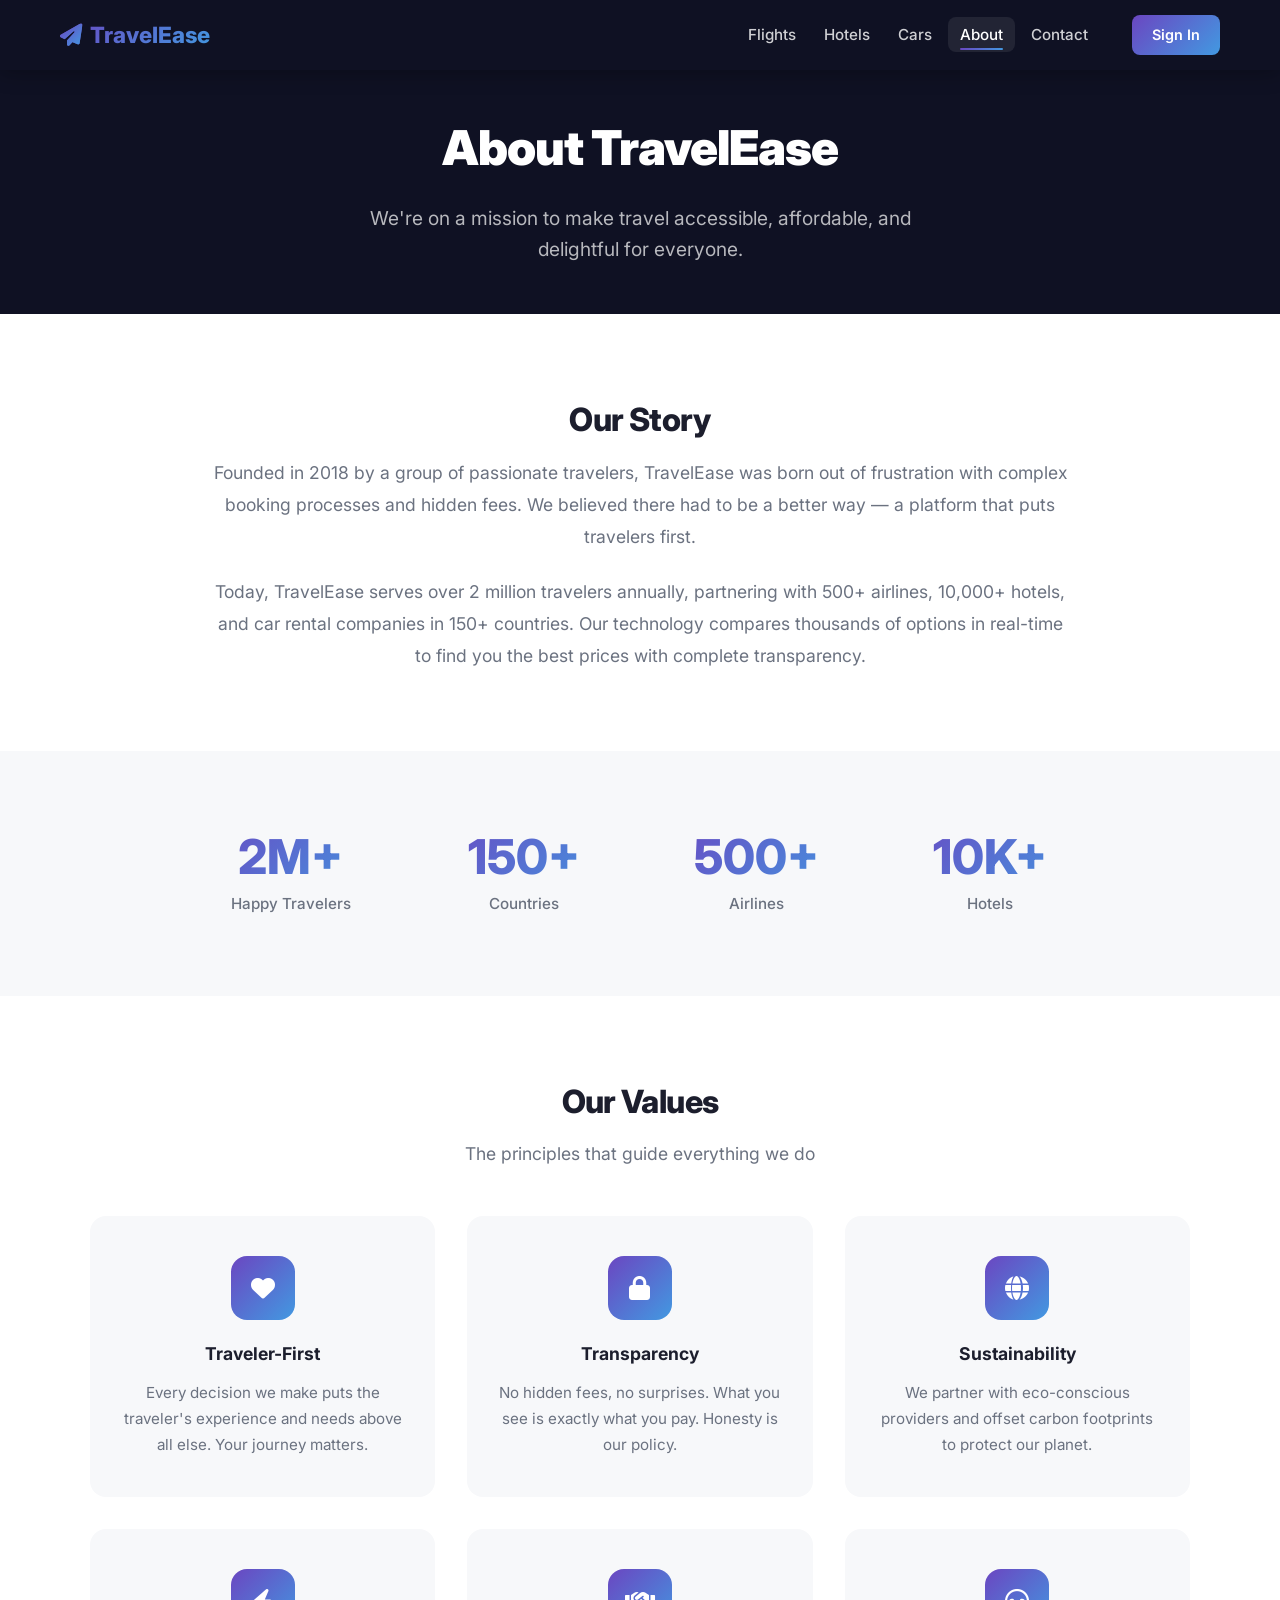
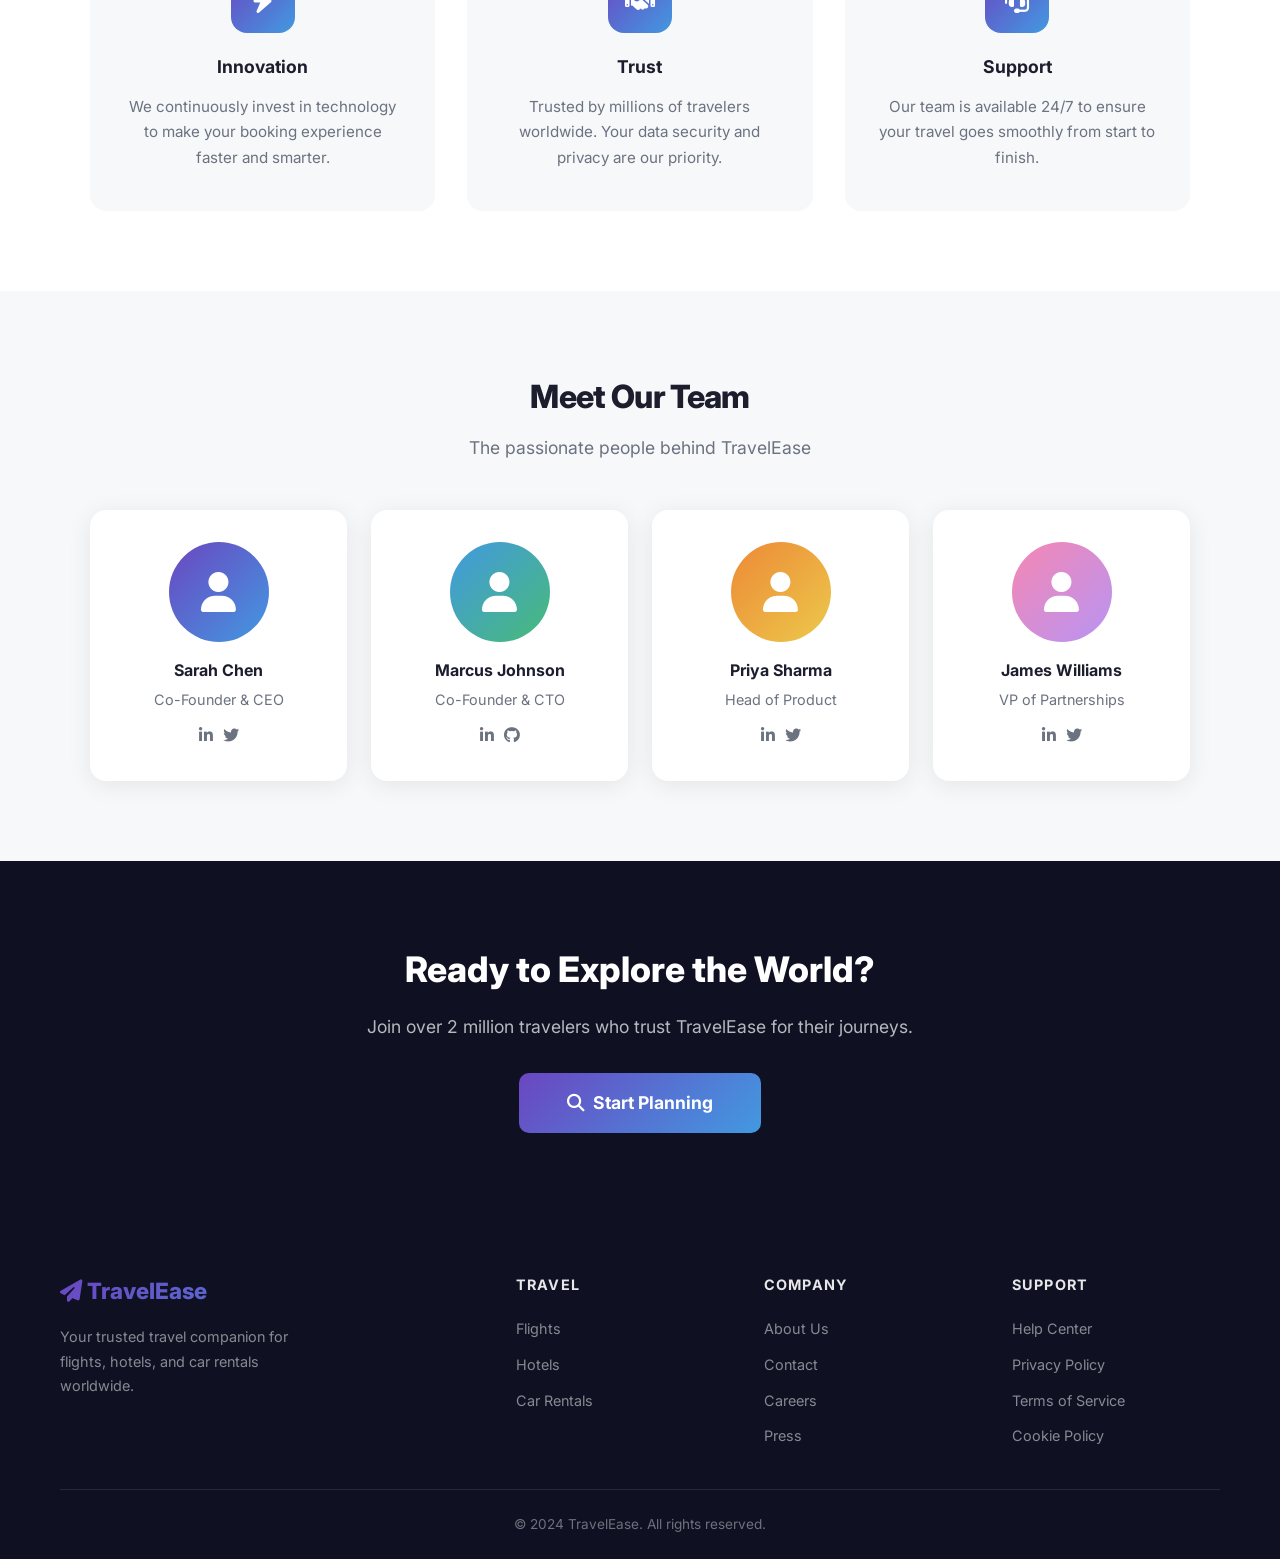
<file: about.html>
<!DOCTYPE html>
<html lang="en">
<head>
  <meta charset="UTF-8">
  <meta name="viewport" content="width=device-width, initial-scale=1.0">
  <title>About Us - TravelEase</title>
  <link href="https://fonts.googleapis.com/css2?family=Inter:wght@300;400;500;600;700;800;900&display=swap" rel="stylesheet">
  <link rel="stylesheet" href="https://cdnjs.cloudflare.com/ajax/libs/font-awesome/6.4.0/css/all.min.css">
  <link rel="stylesheet" href="css/style.css">
</head>
<body>

  <!-- NAVBAR -->
  <nav class="navbar">
    <div class="container">
      <a href="index.html" class="navbar-logo">
        <i class="fas fa-paper-plane"></i> TravelEase
      </a>
      <button class="nav-toggle" id="navToggle" aria-label="Toggle navigation">
        <i class="fas fa-bars"></i>
      </button>
      <ul class="nav-links" id="navLinks">
        <li><a href="flights.html">Flights</a></li>
        <li><a href="hotels.html">Hotels</a></li>
        <li><a href="cars.html">Cars</a></li>
        <li><a href="about.html" class="active">About</a></li>
        <li><a href="contact.html">Contact</a></li>
      </ul>
      <a href="#" class="btn-signin">Sign In</a>
    </div>
  </nav>

  <!-- Page Header -->
  <div class="page-header" style="text-align:center;">
    <div class="container">
      <h1 style="font-size:3rem;font-weight:900;margin-bottom:16px;">About TravelEase</h1>
      <p style="font-size:1.2rem;color:rgba(255,255,255,0.7);max-width:600px;margin:0 auto;">
        We're on a mission to make travel accessible, affordable, and delightful for everyone.
      </p>
    </div>
  </div>

  <!-- Story Section -->
  <section style="padding:80px 20px;background:white;">
    <div class="container" style="max-width:900px;text-align:center;">
      <h2 class="section-title">Our Story</h2>
      <p style="font-size:1.1rem;color:var(--color-text-secondary);line-height:1.8;margin-bottom:24px;">
        Founded in 2018 by a group of passionate travelers, TravelEase was born out of frustration with complex booking processes and hidden fees. We believed there had to be a better way — a platform that puts travelers first.
      </p>
      <p style="font-size:1.1rem;color:var(--color-text-secondary);line-height:1.8;">
        Today, TravelEase serves over 2 million travelers annually, partnering with 500+ airlines, 10,000+ hotels, and car rental companies in 150+ countries. Our technology compares thousands of options in real-time to find you the best prices with complete transparency.
      </p>
    </div>
  </section>

  <!-- Stats Section -->
  <section style="padding:80px 20px;background:var(--color-light-gray);">
    <div class="container">
      <div style="display:grid;grid-template-columns:repeat(4,1fr);gap:32px;max-width:900px;margin:0 auto;text-align:center;">
        <div class="stat-item">
          <div class="stat-number">2M+</div>
          <div style="color:var(--color-text-secondary);font-weight:500;font-size:0.95rem;">Happy Travelers</div>
        </div>
        <div class="stat-item">
          <div class="stat-number">150+</div>
          <div style="color:var(--color-text-secondary);font-weight:500;font-size:0.95rem;">Countries</div>
        </div>
        <div class="stat-item">
          <div class="stat-number">500+</div>
          <div style="color:var(--color-text-secondary);font-weight:500;font-size:0.95rem;">Airlines</div>
        </div>
        <div class="stat-item">
          <div class="stat-number">10K+</div>
          <div style="color:var(--color-text-secondary);font-weight:500;font-size:0.95rem;">Hotels</div>
        </div>
      </div>
    </div>
  </section>

  <!-- Values Section -->
  <section style="padding:80px 20px;background:white;">
    <div class="container">
      <h2 class="section-title">Our Values</h2>
      <p class="section-subtitle">The principles that guide everything we do</p>
      <div class="features-grid">
        <div class="feature-card">
          <div class="feature-icon"><i class="fas fa-heart"></i></div>
          <h3>Traveler-First</h3>
          <p>Every decision we make puts the traveler's experience and needs above all else. Your journey matters.</p>
        </div>
        <div class="feature-card">
          <div class="feature-icon"><i class="fas fa-lock"></i></div>
          <h3>Transparency</h3>
          <p>No hidden fees, no surprises. What you see is exactly what you pay. Honesty is our policy.</p>
        </div>
        <div class="feature-card">
          <div class="feature-icon"><i class="fas fa-globe"></i></div>
          <h3>Sustainability</h3>
          <p>We partner with eco-conscious providers and offset carbon footprints to protect our planet.</p>
        </div>
        <div class="feature-card">
          <div class="feature-icon"><i class="fas fa-bolt"></i></div>
          <h3>Innovation</h3>
          <p>We continuously invest in technology to make your booking experience faster and smarter.</p>
        </div>
        <div class="feature-card">
          <div class="feature-icon"><i class="fas fa-handshake"></i></div>
          <h3>Trust</h3>
          <p>Trusted by millions of travelers worldwide. Your data security and privacy are our priority.</p>
        </div>
        <div class="feature-card">
          <div class="feature-icon"><i class="fas fa-headset"></i></div>
          <h3>Support</h3>
          <p>Our team is available 24/7 to ensure your travel goes smoothly from start to finish.</p>
        </div>
      </div>
    </div>
  </section>

  <!-- Team Section -->
  <section style="padding:80px 20px;background:var(--color-light-gray);">
    <div class="container">
      <h2 class="section-title">Meet Our Team</h2>
      <p class="section-subtitle">The passionate people behind TravelEase</p>
      <div class="team-grid">
        <div class="team-card">
          <div class="team-avatar" style="background:var(--gradient-accent);display:flex;align-items:center;justify-content:center;color:white;font-size:2.5rem;"><i class="fas fa-user"></i></div>
          <h4>Sarah Chen</h4>
          <p>Co-Founder &amp; CEO</p>
          <div style="display:flex;justify-content:center;gap:10px;margin-top:12px;">
            <a href="#" style="color:var(--color-text-secondary);font-size:1rem;transition:var(--transition);" onmouseover="this.style.color='#6B46C1'" onmouseout="this.style.color=''"><i class="fab fa-linkedin-in"></i></a>
            <a href="#" style="color:var(--color-text-secondary);font-size:1rem;transition:var(--transition);" onmouseover="this.style.color='#6B46C1'" onmouseout="this.style.color=''"><i class="fab fa-twitter"></i></a>
          </div>
        </div>
        <div class="team-card">
          <div class="team-avatar" style="background:linear-gradient(135deg,#4299E1 0%,#48BB78 100%);display:flex;align-items:center;justify-content:center;color:white;font-size:2.5rem;"><i class="fas fa-user"></i></div>
          <h4>Marcus Johnson</h4>
          <p>Co-Founder &amp; CTO</p>
          <div style="display:flex;justify-content:center;gap:10px;margin-top:12px;">
            <a href="#" style="color:var(--color-text-secondary);font-size:1rem;transition:var(--transition);" onmouseover="this.style.color='#6B46C1'" onmouseout="this.style.color=''"><i class="fab fa-linkedin-in"></i></a>
            <a href="#" style="color:var(--color-text-secondary);font-size:1rem;transition:var(--transition);" onmouseover="this.style.color='#6B46C1'" onmouseout="this.style.color=''"><i class="fab fa-github"></i></a>
          </div>
        </div>
        <div class="team-card">
          <div class="team-avatar" style="background:linear-gradient(135deg,#ED8936 0%,#ECC94B 100%);display:flex;align-items:center;justify-content:center;color:white;font-size:2.5rem;"><i class="fas fa-user"></i></div>
          <h4>Priya Sharma</h4>
          <p>Head of Product</p>
          <div style="display:flex;justify-content:center;gap:10px;margin-top:12px;">
            <a href="#" style="color:var(--color-text-secondary);font-size:1rem;transition:var(--transition);" onmouseover="this.style.color='#6B46C1'" onmouseout="this.style.color=''"><i class="fab fa-linkedin-in"></i></a>
            <a href="#" style="color:var(--color-text-secondary);font-size:1rem;transition:var(--transition);" onmouseover="this.style.color='#6B46C1'" onmouseout="this.style.color=''"><i class="fab fa-twitter"></i></a>
          </div>
        </div>
        <div class="team-card">
          <div class="team-avatar" style="background:linear-gradient(135deg,#F687B3 0%,#B794F4 100%);display:flex;align-items:center;justify-content:center;color:white;font-size:2.5rem;"><i class="fas fa-user"></i></div>
          <h4>James Williams</h4>
          <p>VP of Partnerships</p>
          <div style="display:flex;justify-content:center;gap:10px;margin-top:12px;">
            <a href="#" style="color:var(--color-text-secondary);font-size:1rem;transition:var(--transition);" onmouseover="this.style.color='#6B46C1'" onmouseout="this.style.color=''"><i class="fab fa-linkedin-in"></i></a>
            <a href="#" style="color:var(--color-text-secondary);font-size:1rem;transition:var(--transition);" onmouseover="this.style.color='#6B46C1'" onmouseout="this.style.color=''"><i class="fab fa-twitter"></i></a>
          </div>
        </div>
      </div>
    </div>
  </section>

  <!-- CTA Section -->
  <section style="padding:80px 20px;background:var(--color-header);text-align:center;">
    <div class="container" style="max-width:700px;">
      <h2 style="font-size:2.2rem;font-weight:800;color:white;margin-bottom:16px;">Ready to Explore the World?</h2>
      <p style="color:rgba(255,255,255,0.7);font-size:1.1rem;margin-bottom:32px;">Join over 2 million travelers who trust TravelEase for their journeys.</p>
      <a href="index.html" class="btn-search" style="width:auto;display:inline-flex;padding:16px 48px;font-size:1.1rem;">
        <i class="fas fa-search"></i> Start Planning
      </a>
    </div>
  </section>

  <!-- FOOTER -->
  <footer class="footer">
    <div class="container">
      <div class="footer-grid">
        <div class="footer-col">
          <div class="footer-logo"><i class="fas fa-paper-plane"></i> TravelEase</div>
          <p class="footer-desc">Your trusted travel companion for flights, hotels, and car rentals worldwide.</p>
        </div>
        <div class="footer-col">
          <h4>Travel</h4>
          <ul>
            <li><a href="flights.html">Flights</a></li>
            <li><a href="hotels.html">Hotels</a></li>
            <li><a href="cars.html">Car Rentals</a></li>
          </ul>
        </div>
        <div class="footer-col">
          <h4>Company</h4>
          <ul>
            <li><a href="about.html">About Us</a></li>
            <li><a href="contact.html">Contact</a></li>
            <li><a href="#">Careers</a></li>
            <li><a href="#">Press</a></li>
          </ul>
        </div>
        <div class="footer-col">
          <h4>Support</h4>
          <ul>
            <li><a href="#">Help Center</a></li>
            <li><a href="#">Privacy Policy</a></li>
            <li><a href="#">Terms of Service</a></li>
            <li><a href="#">Cookie Policy</a></li>
          </ul>
        </div>
      </div>
      <div class="footer-bottom">
        <p>&copy; 2024 TravelEase. All rights reserved.</p>
      </div>
    </div>
  </footer>

  <script src="js/main.js"></script>
</body>
</html>
</file>
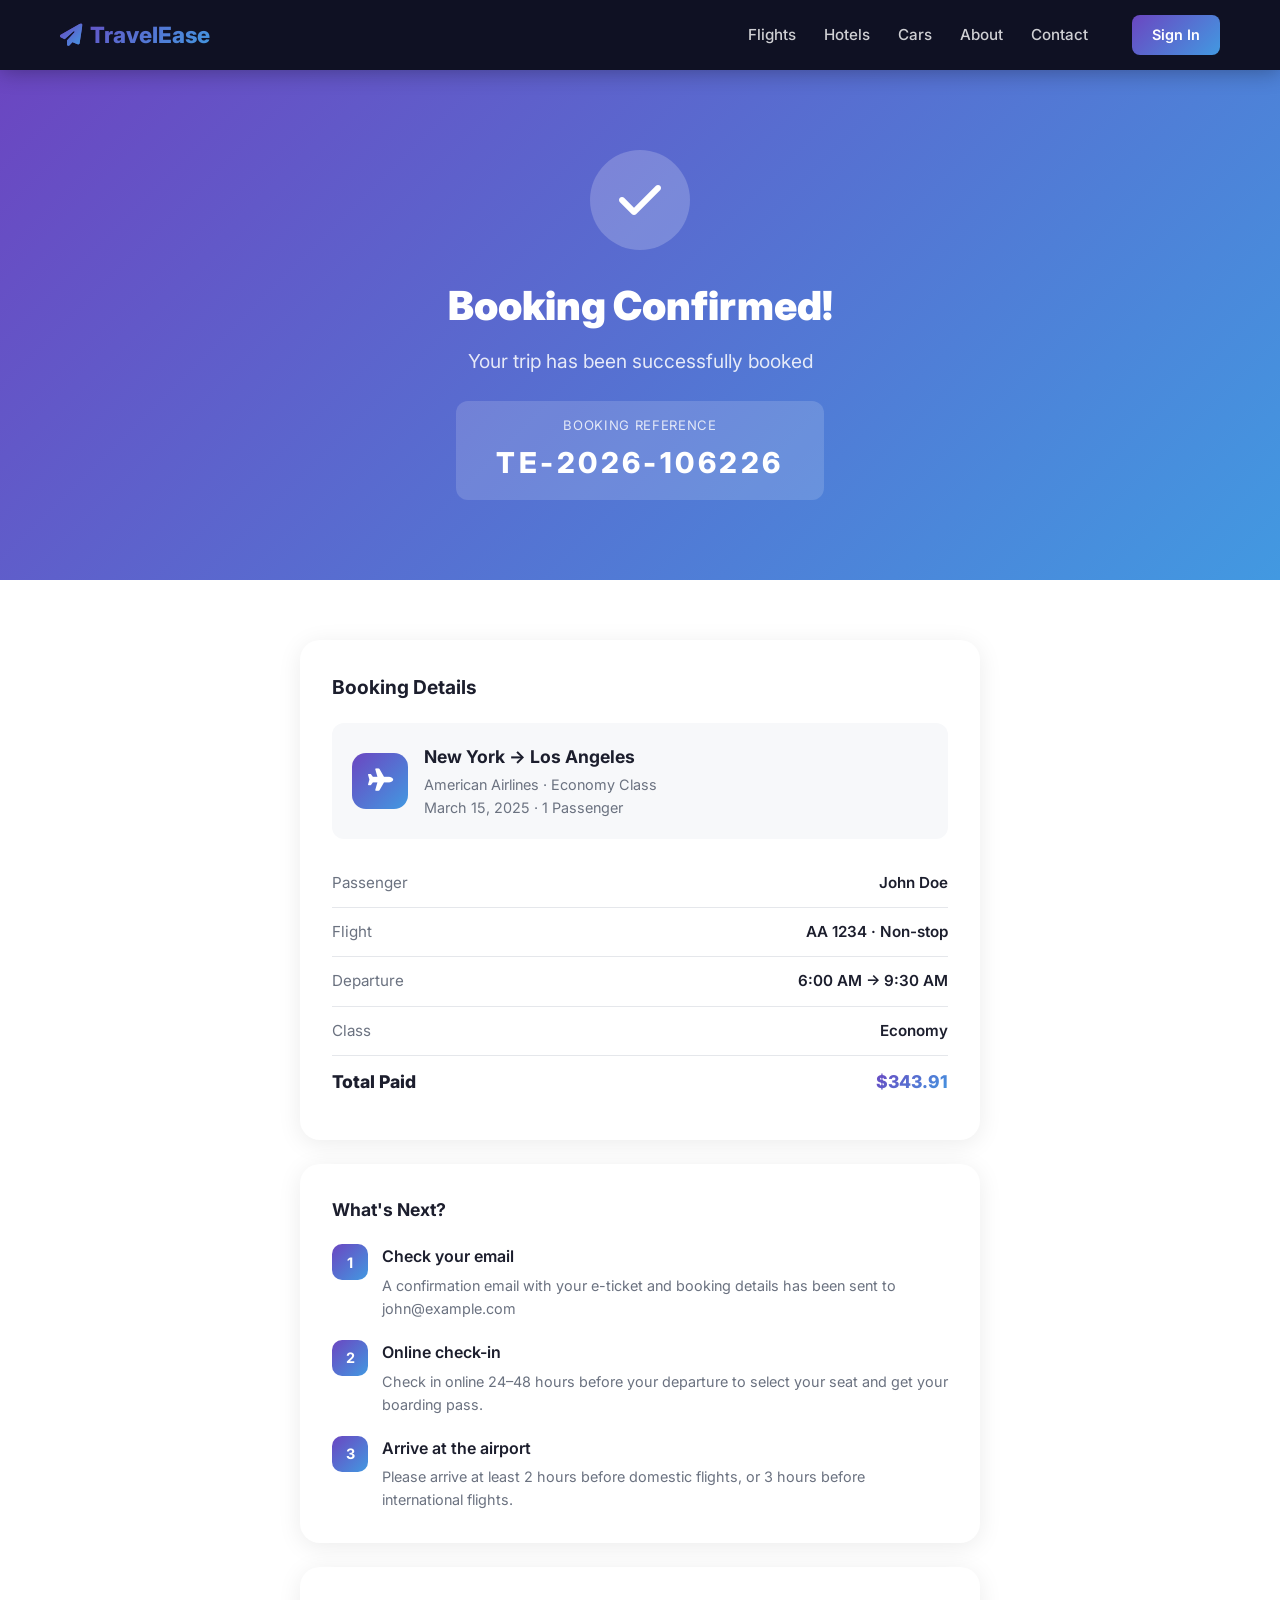
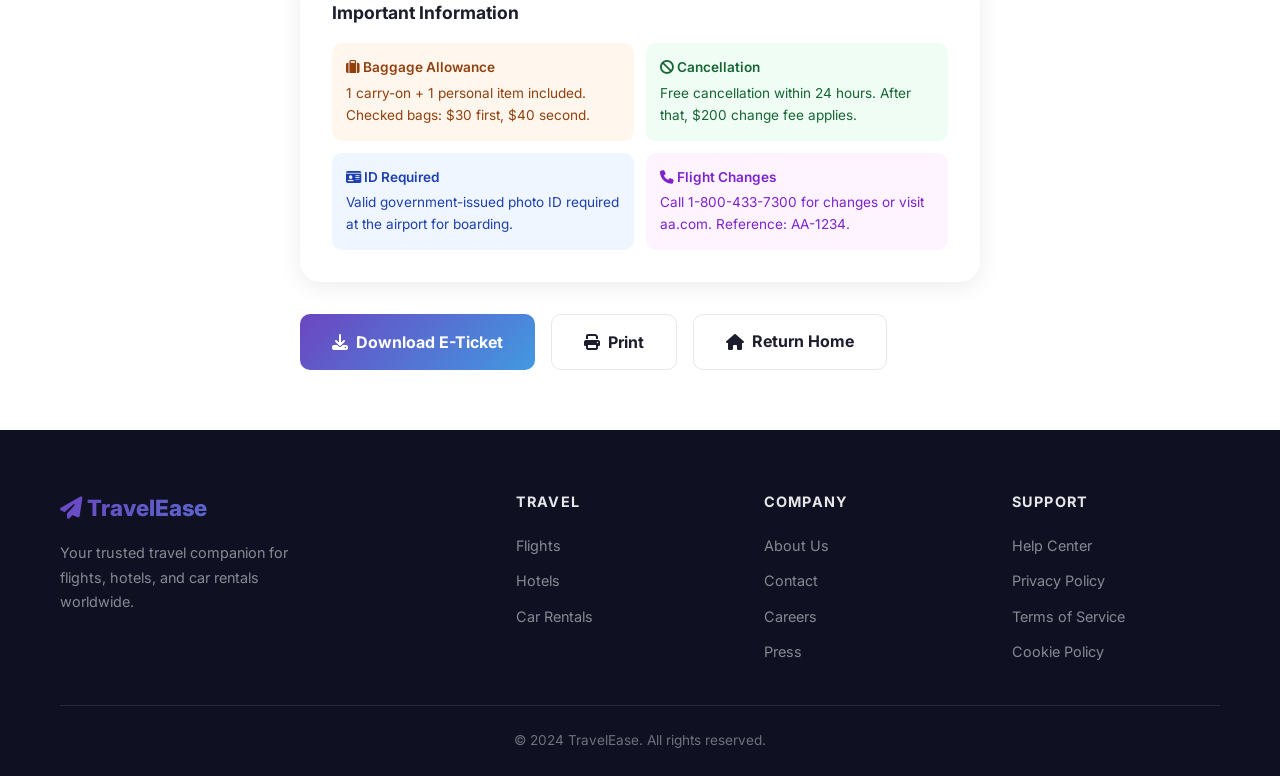
<file: confirmation.html>
<!DOCTYPE html>
<html lang="en">
<head>
  <meta charset="UTF-8">
  <meta name="viewport" content="width=device-width, initial-scale=1.0">
  <title>Booking Confirmed - TravelEase</title>
  <link href="https://fonts.googleapis.com/css2?family=Inter:wght@300;400;500;600;700;800;900&display=swap" rel="stylesheet">
  <link rel="stylesheet" href="https://cdnjs.cloudflare.com/ajax/libs/font-awesome/6.4.0/css/all.min.css">
  <link rel="stylesheet" href="css/style.css">
</head>
<body>

  <!-- NAVBAR -->
  <nav class="navbar">
    <div class="container">
      <a href="index.html" class="navbar-logo">
        <i class="fas fa-paper-plane"></i> TravelEase
      </a>
      <button class="nav-toggle" id="navToggle" aria-label="Toggle navigation">
        <i class="fas fa-bars"></i>
      </button>
      <ul class="nav-links" id="navLinks">
        <li><a href="flights.html">Flights</a></li>
        <li><a href="hotels.html">Hotels</a></li>
        <li><a href="cars.html">Cars</a></li>
        <li><a href="about.html">About</a></li>
        <li><a href="contact.html">Contact</a></li>
      </ul>
      <a href="#" class="btn-signin">Sign In</a>
    </div>
  </nav>

  <!-- Confirmation Hero -->
  <div class="confirmation-hero">
    <div class="checkmark-circle">
      <i class="fas fa-check"></i>
    </div>
    <h1 style="font-size:2.5rem;font-weight:900;margin-bottom:8px;">Booking Confirmed!</h1>
    <p style="font-size:1.2rem;opacity:0.85;margin-bottom:24px;">Your trip has been successfully booked</p>
    <div style="background:rgba(255,255,255,0.15);border-radius:12px;padding:14px 40px;display:inline-block;">
      <div style="font-size:0.82rem;opacity:0.8;margin-bottom:4px;letter-spacing:0.05em;">BOOKING REFERENCE</div>
      <div style="font-size:1.8rem;font-weight:800;letter-spacing:0.12em;" id="bookingRef">TE-2024-000000</div>
    </div>
  </div>

  <div style="max-width:720px;margin:0 auto;padding:60px 20px;">

    <!-- Booking Details Card -->
    <div class="order-summary" style="margin-bottom:24px;">
      <h3 style="font-size:1.2rem;font-weight:700;margin-bottom:20px;">Booking Details</h3>

      <div style="display:flex;align-items:center;gap:16px;padding:20px;background:var(--color-light-gray);border-radius:12px;margin-bottom:20px;">
        <div style="width:56px;height:56px;background:var(--gradient-accent);border-radius:14px;display:flex;align-items:center;justify-content:center;color:white;font-size:1.4rem;flex-shrink:0;">
          <i class="fas fa-plane"></i>
        </div>
        <div>
          <div style="font-weight:700;font-size:1.1rem;margin-bottom:2px;" class="confirm-route">New York → Los Angeles</div>
          <div style="color:var(--color-text-secondary);font-size:0.9rem;">American Airlines · Economy Class</div>
          <div style="color:var(--color-text-secondary);font-size:0.9rem;">March 15, 2025 · 1 Passenger</div>
        </div>
      </div>

      <div style="font-size:0.95rem;">
        <div style="display:flex;justify-content:space-between;padding:12px 0;border-bottom:1px solid var(--color-border);">
          <span style="color:var(--color-text-secondary);">Passenger</span>
          <span style="font-weight:600;">John Doe</span>
        </div>
        <div style="display:flex;justify-content:space-between;padding:12px 0;border-bottom:1px solid var(--color-border);">
          <span style="color:var(--color-text-secondary);">Flight</span>
          <span style="font-weight:600;">AA 1234 · Non-stop</span>
        </div>
        <div style="display:flex;justify-content:space-between;padding:12px 0;border-bottom:1px solid var(--color-border);">
          <span style="color:var(--color-text-secondary);">Departure</span>
          <span style="font-weight:600;">6:00 AM → 9:30 AM</span>
        </div>
        <div style="display:flex;justify-content:space-between;padding:12px 0;border-bottom:1px solid var(--color-border);">
          <span style="color:var(--color-text-secondary);">Class</span>
          <span style="font-weight:600;">Economy</span>
        </div>
        <div style="display:flex;justify-content:space-between;padding:12px 0;font-size:1.1rem;font-weight:800;">
          <span>Total Paid</span>
          <span style="background:var(--gradient-accent);-webkit-background-clip:text;-webkit-text-fill-color:transparent;">$343.91</span>
        </div>
      </div>
    </div>

    <!-- What's Next -->
    <div class="order-summary" style="margin-bottom:24px;">
      <h3 style="font-size:1.1rem;font-weight:700;margin-bottom:20px;">What's Next?</h3>

      <div style="display:flex;align-items:start;gap:14px;margin-bottom:20px;">
        <div style="width:36px;height:36px;background:var(--gradient-accent);border-radius:10px;display:flex;align-items:center;justify-content:center;color:white;font-size:0.9rem;font-weight:700;flex-shrink:0;">1</div>
        <div>
          <div style="font-weight:600;margin-bottom:4px;">Check your email</div>
          <div style="font-size:0.9rem;color:var(--color-text-secondary);">A confirmation email with your e-ticket and booking details has been sent to john@example.com</div>
        </div>
      </div>

      <div style="display:flex;align-items:start;gap:14px;margin-bottom:20px;">
        <div style="width:36px;height:36px;background:var(--gradient-accent);border-radius:10px;display:flex;align-items:center;justify-content:center;color:white;font-size:0.9rem;font-weight:700;flex-shrink:0;">2</div>
        <div>
          <div style="font-weight:600;margin-bottom:4px;">Online check-in</div>
          <div style="font-size:0.9rem;color:var(--color-text-secondary);">Check in online 24–48 hours before your departure to select your seat and get your boarding pass.</div>
        </div>
      </div>

      <div style="display:flex;align-items:start;gap:14px;">
        <div style="width:36px;height:36px;background:var(--gradient-accent);border-radius:10px;display:flex;align-items:center;justify-content:center;color:white;font-size:0.9rem;font-weight:700;flex-shrink:0;">3</div>
        <div>
          <div style="font-weight:600;margin-bottom:4px;">Arrive at the airport</div>
          <div style="font-size:0.9rem;color:var(--color-text-secondary);">Please arrive at least 2 hours before domestic flights, or 3 hours before international flights.</div>
        </div>
      </div>
    </div>

    <!-- Important Info -->
    <div class="order-summary" style="margin-bottom:32px;">
      <h3 style="font-size:1.1rem;font-weight:700;margin-bottom:16px;">Important Information</h3>
      <div style="display:grid;grid-template-columns:1fr 1fr;gap:12px;">
        <div style="padding:14px;background:#FFF7ED;border-radius:10px;font-size:0.85rem;color:#92400E;">
          <div style="font-weight:600;margin-bottom:4px;"><i class="fas fa-suitcase"></i> Baggage Allowance</div>
          <div>1 carry-on + 1 personal item included. Checked bags: $30 first, $40 second.</div>
        </div>
        <div style="padding:14px;background:#F0FDF4;border-radius:10px;font-size:0.85rem;color:#166534;">
          <div style="font-weight:600;margin-bottom:4px;"><i class="fas fa-ban"></i> Cancellation</div>
          <div>Free cancellation within 24 hours. After that, $200 change fee applies.</div>
        </div>
        <div style="padding:14px;background:#EFF6FF;border-radius:10px;font-size:0.85rem;color:#1E40AF;">
          <div style="font-weight:600;margin-bottom:4px;"><i class="fas fa-id-card"></i> ID Required</div>
          <div>Valid government-issued photo ID required at the airport for boarding.</div>
        </div>
        <div style="padding:14px;background:#FDF4FF;border-radius:10px;font-size:0.85rem;color:#7E22CE;">
          <div style="font-weight:600;margin-bottom:4px;"><i class="fas fa-phone"></i> Flight Changes</div>
          <div>Call 1-800-433-7300 for changes or visit aa.com. Reference: AA-1234.</div>
        </div>
      </div>
    </div>

    <!-- Action Buttons -->
    <div style="display:flex;gap:16px;flex-wrap:wrap;">
      <button class="btn-search" style="width:auto;padding:14px 32px;">
        <i class="fas fa-download"></i> Download E-Ticket
      </button>
      <button class="btn-search" onclick="window.print()" style="width:auto;padding:14px 32px;background:transparent;border:1.5px solid var(--color-border);color:var(--color-dark);">
        <i class="fas fa-print"></i> Print
      </button>
      <a href="index.html" class="btn-search" style="width:auto;padding:14px 32px;background:transparent;border:1.5px solid var(--color-border);color:var(--color-dark);text-decoration:none;display:inline-flex;align-items:center;gap:8px;">
        <i class="fas fa-home"></i> Return Home
      </a>
    </div>
  </div>

  <!-- FOOTER -->
  <footer class="footer">
    <div class="container">
      <div class="footer-grid">
        <div class="footer-col">
          <div class="footer-logo"><i class="fas fa-paper-plane"></i> TravelEase</div>
          <p class="footer-desc">Your trusted travel companion for flights, hotels, and car rentals worldwide.</p>
        </div>
        <div class="footer-col">
          <h4>Travel</h4>
          <ul>
            <li><a href="flights.html">Flights</a></li>
            <li><a href="hotels.html">Hotels</a></li>
            <li><a href="cars.html">Car Rentals</a></li>
          </ul>
        </div>
        <div class="footer-col">
          <h4>Company</h4>
          <ul>
            <li><a href="about.html">About Us</a></li>
            <li><a href="contact.html">Contact</a></li>
            <li><a href="#">Careers</a></li>
            <li><a href="#">Press</a></li>
          </ul>
        </div>
        <div class="footer-col">
          <h4>Support</h4>
          <ul>
            <li><a href="#">Help Center</a></li>
            <li><a href="#">Privacy Policy</a></li>
            <li><a href="#">Terms of Service</a></li>
            <li><a href="#">Cookie Policy</a></li>
          </ul>
        </div>
      </div>
      <div class="footer-bottom">
        <p>&copy; 2024 TravelEase. All rights reserved.</p>
      </div>
    </div>
  </footer>

  <script src="js/main.js"></script>
</body>
</html>
</file>
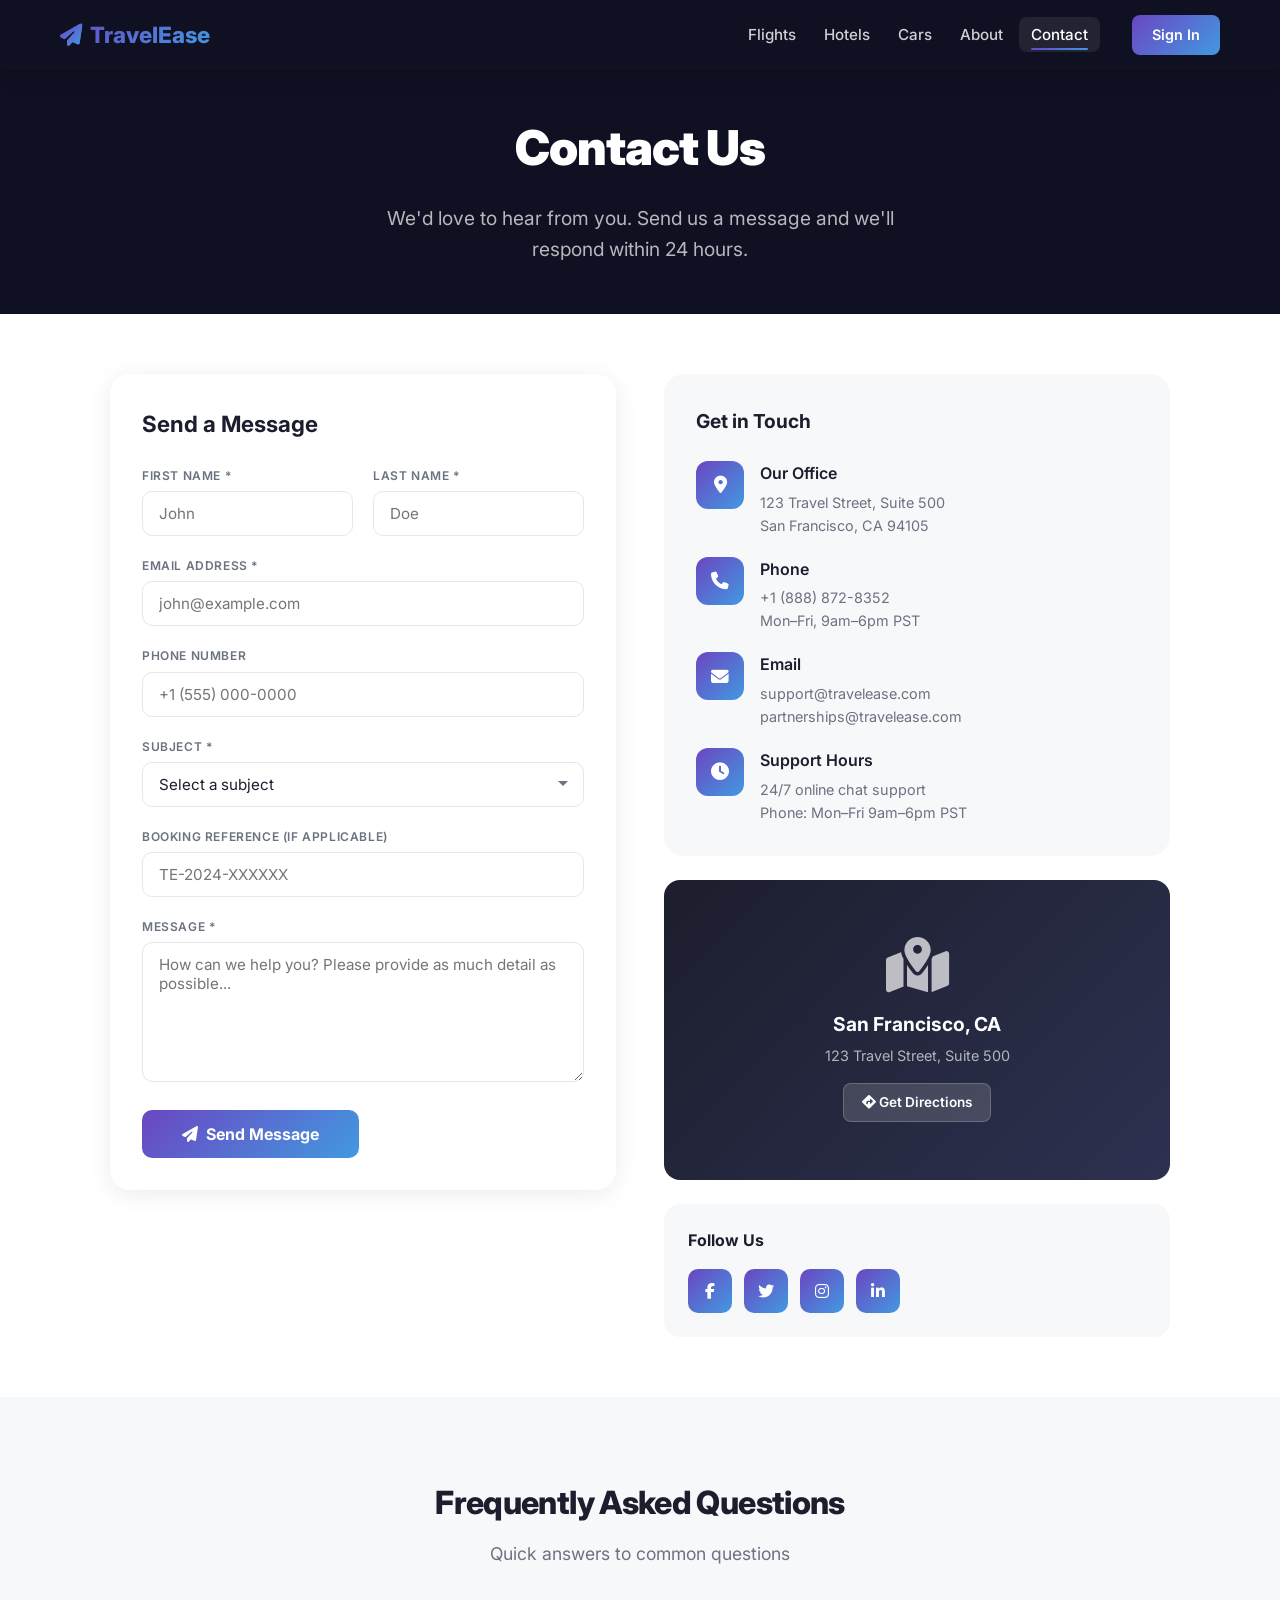
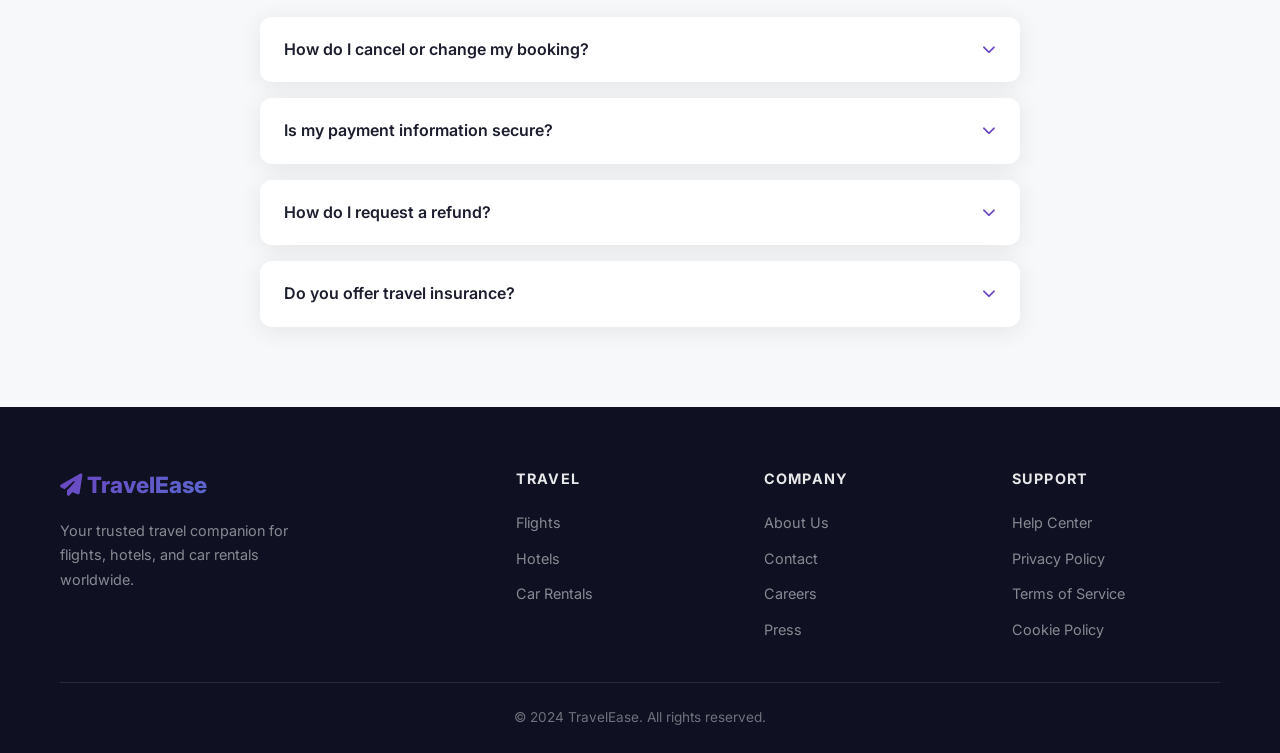
<file: contact.html>
<!DOCTYPE html>
<html lang="en">
<head>
  <meta charset="UTF-8">
  <meta name="viewport" content="width=device-width, initial-scale=1.0">
  <title>Contact Us - TravelEase</title>
  <link href="https://fonts.googleapis.com/css2?family=Inter:wght@300;400;500;600;700;800;900&display=swap" rel="stylesheet">
  <link rel="stylesheet" href="https://cdnjs.cloudflare.com/ajax/libs/font-awesome/6.4.0/css/all.min.css">
  <link rel="stylesheet" href="css/style.css">
</head>
<body>

  <!-- NAVBAR -->
  <nav class="navbar">
    <div class="container">
      <a href="index.html" class="navbar-logo">
        <i class="fas fa-paper-plane"></i> TravelEase
      </a>
      <button class="nav-toggle" id="navToggle" aria-label="Toggle navigation">
        <i class="fas fa-bars"></i>
      </button>
      <ul class="nav-links" id="navLinks">
        <li><a href="flights.html">Flights</a></li>
        <li><a href="hotels.html">Hotels</a></li>
        <li><a href="cars.html">Cars</a></li>
        <li><a href="about.html">About</a></li>
        <li><a href="contact.html" class="active">Contact</a></li>
      </ul>
      <a href="#" class="btn-signin">Sign In</a>
    </div>
  </nav>

  <!-- Page Header -->
  <div class="page-header" style="text-align:center;">
    <div class="container">
      <h1 style="font-size:3rem;font-weight:900;margin-bottom:16px;">Contact Us</h1>
      <p style="font-size:1.2rem;color:rgba(255,255,255,0.7);max-width:560px;margin:0 auto;">
        We'd love to hear from you. Send us a message and we'll respond within 24 hours.
      </p>
    </div>
  </div>

  <!-- Contact Layout -->
  <div class="contact-layout">
    <!-- Contact Form -->
    <div>
      <div class="checkout-form-card">
        <h2 style="font-size:1.4rem;font-weight:700;margin-bottom:24px;">Send a Message</h2>
        <form id="contactForm">
          <div class="form-grid" style="margin-bottom:20px;">
            <div class="form-group">
              <label>First Name *</label>
              <input type="text" placeholder="John" required>
            </div>
            <div class="form-group">
              <label>Last Name *</label>
              <input type="text" placeholder="Doe" required>
            </div>
          </div>
          <div class="form-group" style="margin-bottom:20px;">
            <label>Email Address *</label>
            <input type="email" placeholder="john@example.com" required>
          </div>
          <div class="form-group" style="margin-bottom:20px;">
            <label>Phone Number</label>
            <input type="tel" placeholder="+1 (555) 000-0000">
          </div>
          <div class="form-group" style="margin-bottom:20px;">
            <label>Subject *</label>
            <select required>
              <option value="">Select a subject</option>
              <option>Booking Issue</option>
              <option>Refund Request</option>
              <option>Flight Change</option>
              <option>Hotel Cancellation</option>
              <option>Technical Support</option>
              <option>Partnership Inquiry</option>
              <option>Press Inquiry</option>
              <option>General Question</option>
            </select>
          </div>
          <div class="form-group" style="margin-bottom:20px;">
            <label>Booking Reference (if applicable)</label>
            <input type="text" placeholder="TE-2024-XXXXXX">
          </div>
          <div class="form-group" style="margin-bottom:28px;">
            <label>Message *</label>
            <textarea placeholder="How can we help you? Please provide as much detail as possible..." rows="6" required></textarea>
          </div>
          <button type="submit" class="btn-search" style="width:auto;padding:14px 40px;">
            <i class="fas fa-paper-plane"></i> Send Message
          </button>
        </form>
      </div>
    </div>

    <!-- Contact Info -->
    <div>
      <!-- Contact Cards -->
      <div style="background:var(--color-light-gray);border-radius:20px;padding:32px;margin-bottom:24px;">
        <h3 style="font-size:1.2rem;font-weight:700;margin-bottom:24px;color:var(--color-dark);">Get in Touch</h3>

        <div style="display:flex;gap:16px;align-items:start;margin-bottom:20px;">
          <div style="width:48px;height:48px;background:var(--gradient-accent);border-radius:12px;display:flex;align-items:center;justify-content:center;color:white;flex-shrink:0;font-size:1.1rem;">
            <i class="fas fa-map-marker-alt"></i>
          </div>
          <div>
            <div style="font-weight:600;margin-bottom:4px;color:var(--color-dark);">Our Office</div>
            <div style="color:var(--color-text-secondary);font-size:0.9rem;line-height:1.6;">123 Travel Street, Suite 500<br>San Francisco, CA 94105</div>
          </div>
        </div>

        <div style="display:flex;gap:16px;align-items:start;margin-bottom:20px;">
          <div style="width:48px;height:48px;background:var(--gradient-accent);border-radius:12px;display:flex;align-items:center;justify-content:center;color:white;flex-shrink:0;font-size:1.1rem;">
            <i class="fas fa-phone"></i>
          </div>
          <div>
            <div style="font-weight:600;margin-bottom:4px;color:var(--color-dark);">Phone</div>
            <div style="color:var(--color-text-secondary);font-size:0.9rem;line-height:1.6;">+1 (888) 872-8352<br>Mon–Fri, 9am–6pm PST</div>
          </div>
        </div>

        <div style="display:flex;gap:16px;align-items:start;margin-bottom:20px;">
          <div style="width:48px;height:48px;background:var(--gradient-accent);border-radius:12px;display:flex;align-items:center;justify-content:center;color:white;flex-shrink:0;font-size:1.1rem;">
            <i class="fas fa-envelope"></i>
          </div>
          <div>
            <div style="font-weight:600;margin-bottom:4px;color:var(--color-dark);">Email</div>
            <div style="color:var(--color-text-secondary);font-size:0.9rem;line-height:1.6;">support@travelease.com<br>partnerships@travelease.com</div>
          </div>
        </div>

        <div style="display:flex;gap:16px;align-items:start;">
          <div style="width:48px;height:48px;background:var(--gradient-accent);border-radius:12px;display:flex;align-items:center;justify-content:center;color:white;flex-shrink:0;font-size:1.1rem;">
            <i class="fas fa-clock"></i>
          </div>
          <div>
            <div style="font-weight:600;margin-bottom:4px;color:var(--color-dark);">Support Hours</div>
            <div style="color:var(--color-text-secondary);font-size:0.9rem;line-height:1.6;">24/7 online chat support<br>Phone: Mon–Fri 9am–6pm PST</div>
          </div>
        </div>
      </div>

      <!-- Map Placeholder -->
      <div class="map-placeholder">
        <div style="text-align:center;">
          <i class="fas fa-map-marked-alt" style="font-size:3.5rem;margin-bottom:16px;opacity:0.7;"></i>
          <p style="font-size:1.2rem;font-weight:700;margin-bottom:4px;">San Francisco, CA</p>
          <p style="opacity:0.65;font-size:0.9rem;">123 Travel Street, Suite 500</p>
          <div style="margin-top:16px;display:inline-flex;gap:12px;">
            <a href="#" style="background:rgba(255,255,255,0.15);color:white;padding:8px 18px;border-radius:8px;font-size:0.85rem;font-weight:600;text-decoration:none;border:1px solid rgba(255,255,255,0.2);">
              <i class="fas fa-directions"></i> Get Directions
            </a>
          </div>
        </div>
      </div>

      <!-- Social Links -->
      <div style="background:var(--color-light-gray);border-radius:16px;padding:24px;margin-top:24px;">
        <h4 style="font-weight:700;margin-bottom:16px;color:var(--color-dark);">Follow Us</h4>
        <div style="display:flex;gap:12px;">
          <a href="#" style="width:44px;height:44px;background:var(--gradient-accent);border-radius:10px;display:flex;align-items:center;justify-content:center;color:white;font-size:1rem;text-decoration:none;transition:var(--transition);" title="Facebook">
            <i class="fab fa-facebook-f"></i>
          </a>
          <a href="#" style="width:44px;height:44px;background:var(--gradient-accent);border-radius:10px;display:flex;align-items:center;justify-content:center;color:white;font-size:1rem;text-decoration:none;transition:var(--transition);" title="Twitter">
            <i class="fab fa-twitter"></i>
          </a>
          <a href="#" style="width:44px;height:44px;background:var(--gradient-accent);border-radius:10px;display:flex;align-items:center;justify-content:center;color:white;font-size:1rem;text-decoration:none;transition:var(--transition);" title="Instagram">
            <i class="fab fa-instagram"></i>
          </a>
          <a href="#" style="width:44px;height:44px;background:var(--gradient-accent);border-radius:10px;display:flex;align-items:center;justify-content:center;color:white;font-size:1rem;text-decoration:none;transition:var(--transition);" title="LinkedIn">
            <i class="fab fa-linkedin-in"></i>
          </a>
        </div>
      </div>
    </div>
  </div>

  <!-- FAQ Section -->
  <section style="padding:80px 20px;background:var(--color-light-gray);">
    <div class="container" style="max-width:800px;">
      <h2 class="section-title">Frequently Asked Questions</h2>
      <p class="section-subtitle">Quick answers to common questions</p>

      <div style="display:flex;flex-direction:column;gap:16px;">
        <details style="background:white;border-radius:12px;padding:20px 24px;box-shadow:var(--shadow-card);">
          <summary style="font-weight:600;cursor:pointer;color:var(--color-dark);list-style:none;display:flex;justify-content:space-between;align-items:center;">
            How do I cancel or change my booking? <i class="fas fa-chevron-down" style="color:var(--color-accent-start);font-size:0.85rem;"></i>
          </summary>
          <p style="margin-top:12px;color:var(--color-text-secondary);line-height:1.7;font-size:0.95rem;">You can cancel or change your booking by logging into your account and going to "My Trips." Cancellation policies vary by provider. Most bookings allow free cancellation within 24 hours of purchase.</p>
        </details>

        <details style="background:white;border-radius:12px;padding:20px 24px;box-shadow:var(--shadow-card);">
          <summary style="font-weight:600;cursor:pointer;color:var(--color-dark);list-style:none;display:flex;justify-content:space-between;align-items:center;">
            Is my payment information secure? <i class="fas fa-chevron-down" style="color:var(--color-accent-start);font-size:0.85rem;"></i>
          </summary>
          <p style="margin-top:12px;color:var(--color-text-secondary);line-height:1.7;font-size:0.95rem;">Absolutely. We use 256-bit SSL encryption and are PCI DSS compliant. We never store your full card number, and all transactions are processed through secure payment gateways.</p>
        </details>

        <details style="background:white;border-radius:12px;padding:20px 24px;box-shadow:var(--shadow-card);">
          <summary style="font-weight:600;cursor:pointer;color:var(--color-dark);list-style:none;display:flex;justify-content:space-between;align-items:center;">
            How do I request a refund? <i class="fas fa-chevron-down" style="color:var(--color-accent-start);font-size:0.85rem;"></i>
          </summary>
          <p style="margin-top:12px;color:var(--color-text-secondary);line-height:1.7;font-size:0.95rem;">To request a refund, go to "My Trips" in your account or contact our support team. Refunds are processed within 5–10 business days, depending on your payment method and the provider's policy.</p>
        </details>

        <details style="background:white;border-radius:12px;padding:20px 24px;box-shadow:var(--shadow-card);">
          <summary style="font-weight:600;cursor:pointer;color:var(--color-dark);list-style:none;display:flex;justify-content:space-between;align-items:center;">
            Do you offer travel insurance? <i class="fas fa-chevron-down" style="color:var(--color-accent-start);font-size:0.85rem;"></i>
          </summary>
          <p style="margin-top:12px;color:var(--color-text-secondary);line-height:1.7;font-size:0.95rem;">Yes! We partner with leading travel insurance providers to offer comprehensive coverage. You can add insurance during checkout or within 14 days of your booking.</p>
        </details>
      </div>
    </div>
  </section>

  <!-- FOOTER -->
  <footer class="footer">
    <div class="container">
      <div class="footer-grid">
        <div class="footer-col">
          <div class="footer-logo"><i class="fas fa-paper-plane"></i> TravelEase</div>
          <p class="footer-desc">Your trusted travel companion for flights, hotels, and car rentals worldwide.</p>
        </div>
        <div class="footer-col">
          <h4>Travel</h4>
          <ul>
            <li><a href="flights.html">Flights</a></li>
            <li><a href="hotels.html">Hotels</a></li>
            <li><a href="cars.html">Car Rentals</a></li>
          </ul>
        </div>
        <div class="footer-col">
          <h4>Company</h4>
          <ul>
            <li><a href="about.html">About Us</a></li>
            <li><a href="contact.html">Contact</a></li>
            <li><a href="#">Careers</a></li>
            <li><a href="#">Press</a></li>
          </ul>
        </div>
        <div class="footer-col">
          <h4>Support</h4>
          <ul>
            <li><a href="#">Help Center</a></li>
            <li><a href="#">Privacy Policy</a></li>
            <li><a href="#">Terms of Service</a></li>
            <li><a href="#">Cookie Policy</a></li>
          </ul>
        </div>
      </div>
      <div class="footer-bottom">
        <p>&copy; 2024 TravelEase. All rights reserved.</p>
      </div>
    </div>
  </footer>

  <script src="js/main.js"></script>
</body>
</html>
</file>
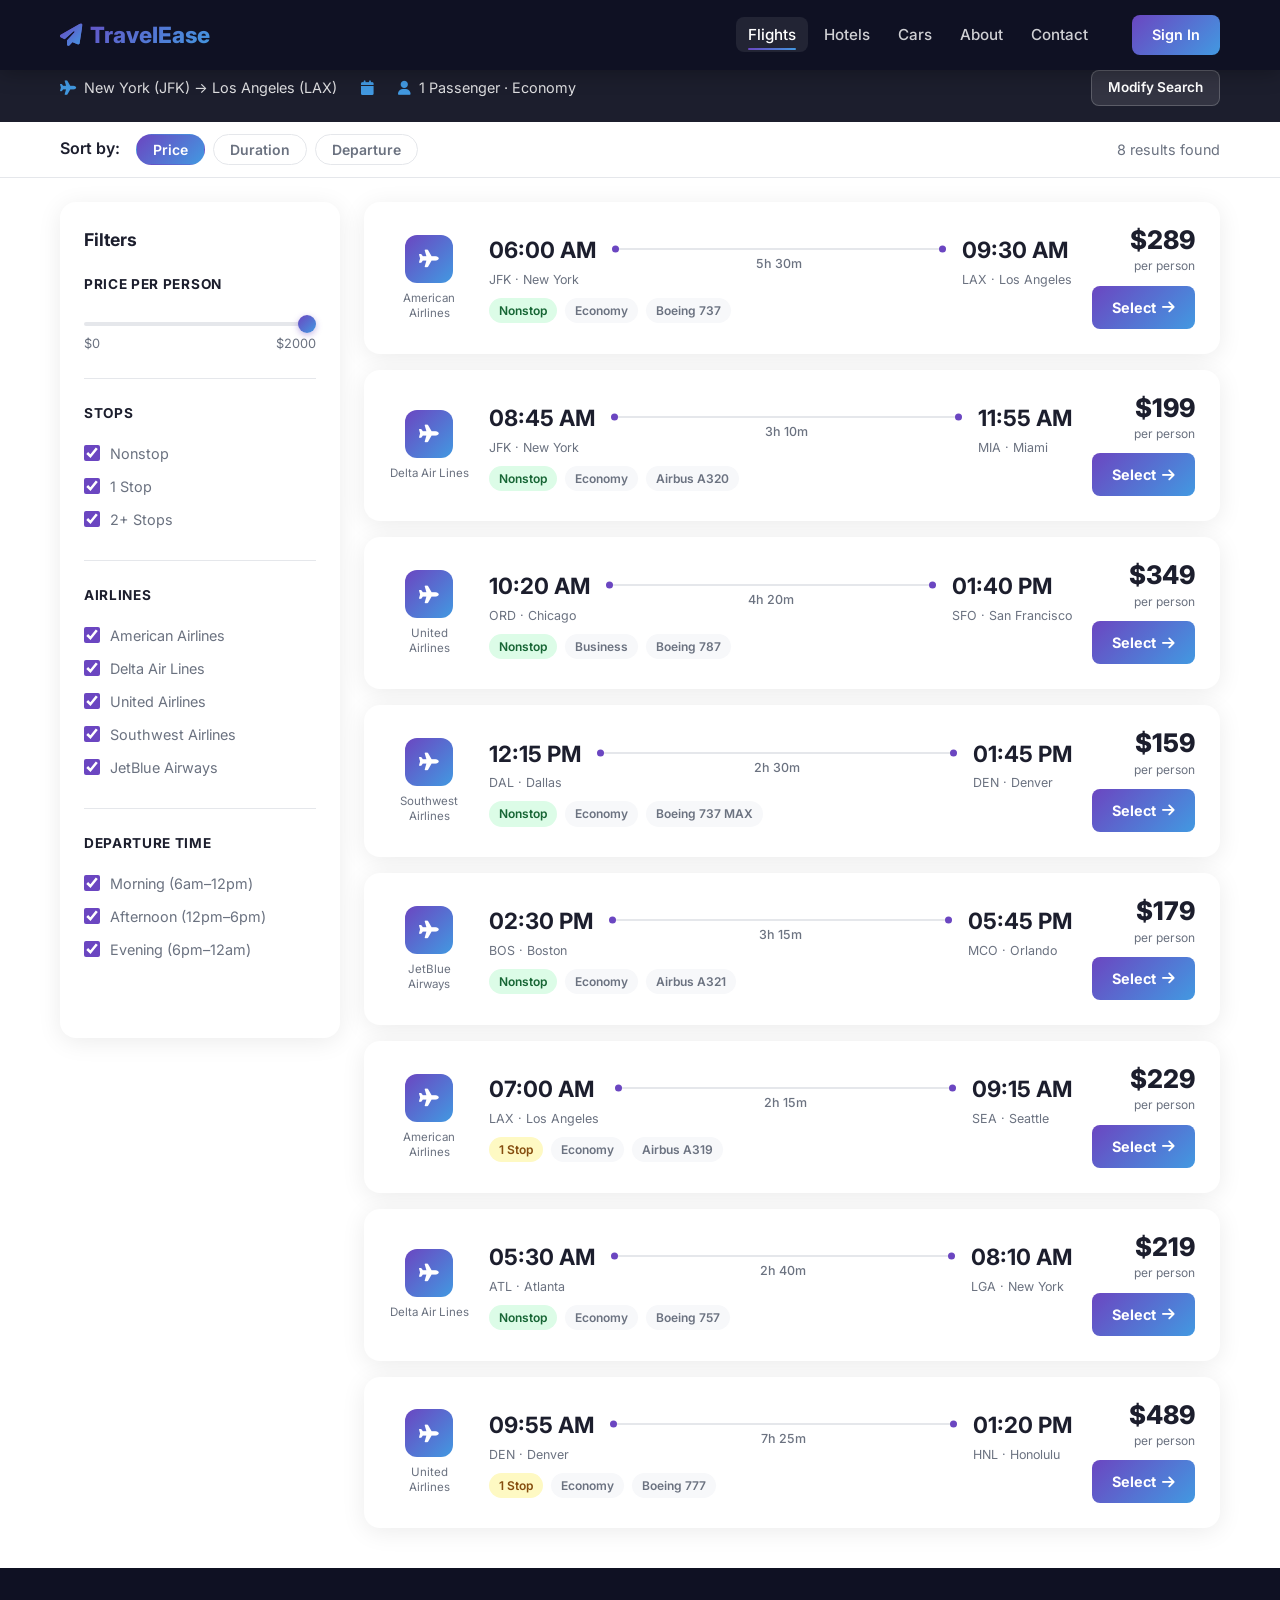
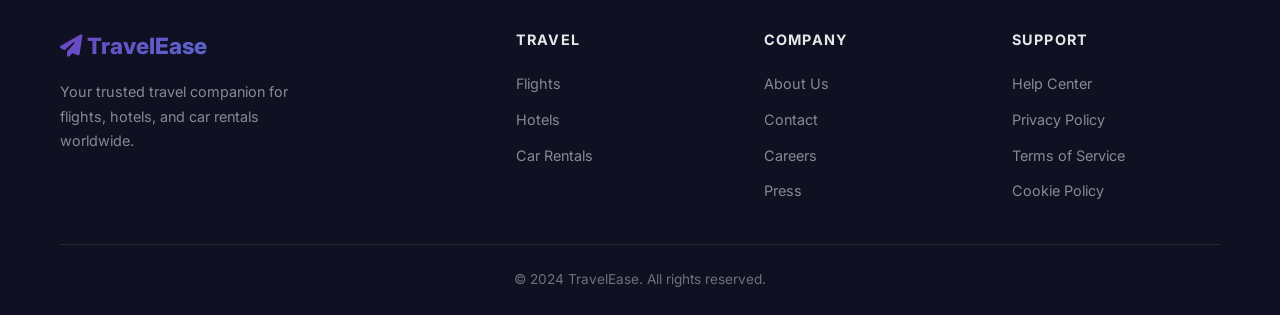
<file: flights.html>
<!DOCTYPE html>
<html lang="en">
<head>
  <meta charset="UTF-8">
  <meta name="viewport" content="width=device-width, initial-scale=1.0">
  <title>Flights - TravelEase</title>
  <link href="https://fonts.googleapis.com/css2?family=Inter:wght@300;400;500;600;700;800;900&display=swap" rel="stylesheet">
  <link rel="stylesheet" href="https://cdnjs.cloudflare.com/ajax/libs/font-awesome/6.4.0/css/all.min.css">
  <link rel="stylesheet" href="css/style.css">
</head>
<body>

  <!-- NAVBAR -->
  <nav class="navbar">
    <div class="container">
      <a href="index.html" class="navbar-logo">
        <i class="fas fa-paper-plane"></i> TravelEase
      </a>
      <button class="nav-toggle" id="navToggle" aria-label="Toggle navigation">
        <i class="fas fa-bars"></i>
      </button>
      <ul class="nav-links" id="navLinks">
        <li><a href="flights.html" class="active">Flights</a></li>
        <li><a href="hotels.html">Hotels</a></li>
        <li><a href="cars.html">Cars</a></li>
        <li><a href="about.html">About</a></li>
        <li><a href="contact.html">Contact</a></li>
      </ul>
      <a href="#" class="btn-signin">Sign In</a>
    </div>
  </nav>

  <!-- Search Summary Bar -->
  <div class="search-summary-bar" style="padding-top:70px;">
    <div class="container">
      <div class="summary-content" id="searchSummary">
        <span><i class="fas fa-plane"></i> New York (JFK) → Los Angeles (LAX)</span>
        <span><i class="fas fa-calendar"></i> Mar 15 – Mar 22, 2025</span>
        <span><i class="fas fa-user"></i> 1 Passenger · Economy</span>
        <a href="index.html" class="btn-modify">Modify Search</a>
      </div>
    </div>
  </div>

  <!-- Sort Bar -->
  <div class="sort-bar">
    <div class="container">
      <span style="font-weight:600;color:var(--color-dark);margin-right:8px;">Sort by:</span>
      <button class="sort-btn active" data-sort="price">Price</button>
      <button class="sort-btn" data-sort="duration">Duration</button>
      <button class="sort-btn" data-sort="departure">Departure</button>
      <span class="sort-results-count" style="margin-left:auto;color:var(--color-text-secondary);font-size:0.9rem;">8 results found</span>
    </div>
  </div>

  <!-- Results Layout -->
  <div class="results-layout">
    <!-- Sidebar Filters -->
    <aside class="filters-sidebar">
      <h3 style="font-size:1.1rem;font-weight:700;margin-bottom:20px;color:var(--color-dark);">Filters</h3>

      <div class="filter-section">
        <div class="filter-title">Price per person</div>
        <input type="range" class="price-range" id="priceRangeFlight" min="0" max="2000" value="2000">
        <div class="range-labels">
          <span>$0</span>
          <span id="priceRangeFlightVal">$2000</span>
        </div>
      </div>

      <div class="filter-section">
        <div class="filter-title">Stops</div>
        <label class="filter-option"><input type="checkbox" value="0" checked> Nonstop</label>
        <label class="filter-option"><input type="checkbox" value="1" checked> 1 Stop</label>
        <label class="filter-option"><input type="checkbox" value="2" checked> 2+ Stops</label>
      </div>

      <div class="filter-section">
        <div class="filter-title">Airlines</div>
        <label class="filter-option"><input type="checkbox" value="American Airlines" checked> American Airlines</label>
        <label class="filter-option"><input type="checkbox" value="Delta" checked> Delta Air Lines</label>
        <label class="filter-option"><input type="checkbox" value="United" checked> United Airlines</label>
        <label class="filter-option"><input type="checkbox" value="Southwest" checked> Southwest Airlines</label>
        <label class="filter-option"><input type="checkbox" value="JetBlue" checked> JetBlue Airways</label>
      </div>

      <div class="filter-section" style="border-bottom:none;">
        <div class="filter-title">Departure Time</div>
        <label class="filter-option"><input type="checkbox" value="morning" checked> Morning (6am–12pm)</label>
        <label class="filter-option"><input type="checkbox" value="afternoon" checked> Afternoon (12pm–6pm)</label>
        <label class="filter-option"><input type="checkbox" value="evening" checked> Evening (6pm–12am)</label>
      </div>
    </aside>

    <!-- Results -->
    <main>
      <div id="flights-container">
        <div class="loading-spinner">
          <i class="fas fa-spinner fa-spin"></i> Loading flights...
        </div>
      </div>
    </main>
  </div>

  <!-- FOOTER -->
  <footer class="footer">
    <div class="container">
      <div class="footer-grid">
        <div class="footer-col">
          <div class="footer-logo"><i class="fas fa-paper-plane"></i> TravelEase</div>
          <p class="footer-desc">Your trusted travel companion for flights, hotels, and car rentals worldwide.</p>
        </div>
        <div class="footer-col">
          <h4>Travel</h4>
          <ul>
            <li><a href="flights.html">Flights</a></li>
            <li><a href="hotels.html">Hotels</a></li>
            <li><a href="cars.html">Car Rentals</a></li>
          </ul>
        </div>
        <div class="footer-col">
          <h4>Company</h4>
          <ul>
            <li><a href="about.html">About Us</a></li>
            <li><a href="contact.html">Contact</a></li>
            <li><a href="#">Careers</a></li>
            <li><a href="#">Press</a></li>
          </ul>
        </div>
        <div class="footer-col">
          <h4>Support</h4>
          <ul>
            <li><a href="#">Help Center</a></li>
            <li><a href="#">Privacy Policy</a></li>
            <li><a href="#">Terms of Service</a></li>
            <li><a href="#">Cookie Policy</a></li>
          </ul>
        </div>
      </div>
      <div class="footer-bottom">
        <p>&copy; 2024 TravelEase. All rights reserved.</p>
      </div>
    </div>
  </footer>

  <script src="js/main.js"></script>
</body>
</html>
</file>
<file: css/style.css>
/* ============================================================
   CSS VARIABLES
   ============================================================ */
:root {
  --color-dark: #1C1E2D;
  --color-header: #0F1123;
  --color-hero: #12142A;
  --color-accent-start: #6B46C1;
  --color-accent-end: #4299E1;
  --color-white: #FFFFFF;
  --color-light-gray: #F7F8FA;
  --color-text-secondary: #6B7280;
  --color-border: #E5E7EB;
  --shadow-card: 0 4px 24px rgba(0,0,0,0.08);
  --gradient-accent: linear-gradient(135deg, #6B46C1 0%, #4299E1 100%);
  --font-primary: 'Inter', sans-serif;
  --radius-sm: 8px;
  --radius-md: 12px;
  --radius-lg: 20px;
  --transition: all 0.2s ease;
}

/* ============================================================
   CSS RESET
   ============================================================ */
*, *::before, *::after {
  box-sizing: border-box;
  margin: 0;
  padding: 0;
}

html {
  scroll-behavior: smooth;
}

body {
  font-family: var(--font-primary);
  background: var(--color-white);
  color: var(--color-dark);
  line-height: 1.6;
  -webkit-font-smoothing: antialiased;
  -moz-osx-font-smoothing: grayscale;
}

img {
  max-width: 100%;
  display: block;
}

a {
  text-decoration: none;
  color: inherit;
}

ul {
  list-style: none;
}

button, input, select, textarea {
  font-family: var(--font-primary);
}

/* ============================================================
   CONTAINER
   ============================================================ */
.container {
  max-width: 1200px;
  margin: 0 auto;
  padding: 0 20px;
}

/* ============================================================
   NAVBAR
   ============================================================ */
.navbar {
  background: var(--color-header);
  position: fixed;
  top: 0;
  left: 0;
  right: 0;
  height: 70px;
  z-index: 1000;
  box-shadow: 0 2px 20px rgba(0,0,0,0.3);
}

.navbar .container {
  height: 100%;
  display: flex;
  align-items: center;
  gap: 32px;
}

.navbar-logo {
  font-size: 1.4rem;
  font-weight: 800;
  background: var(--gradient-accent);
  -webkit-background-clip: text;
  -webkit-text-fill-color: transparent;
  background-clip: text;
  white-space: nowrap;
  flex-shrink: 0;
  display: flex;
  align-items: center;
  gap: 8px;
}

.navbar-logo i {
  background: var(--gradient-accent);
  -webkit-background-clip: text;
  -webkit-text-fill-color: transparent;
  background-clip: text;
}

.nav-links {
  display: flex;
  align-items: center;
  gap: 4px;
  margin-left: auto;
}

.nav-links li a {
  color: rgba(255,255,255,0.8);
  font-weight: 500;
  font-size: 0.95rem;
  padding: 8px 12px;
  border-radius: var(--radius-sm);
  transition: var(--transition);
  position: relative;
}

.nav-links li a:hover,
.nav-links li a.active {
  color: var(--color-white);
  background: rgba(255,255,255,0.08);
}

.nav-links li a.active::after {
  content: '';
  position: absolute;
  bottom: 2px;
  left: 12px;
  right: 12px;
  height: 2px;
  background: var(--gradient-accent);
  border-radius: 2px;
}

.btn-signin {
  background: var(--gradient-accent);
  color: var(--color-white) !important;
  -webkit-text-fill-color: var(--color-white) !important;
  border-radius: var(--radius-sm);
  padding: 8px 20px;
  font-weight: 600;
  font-size: 0.9rem;
  transition: var(--transition);
  white-space: nowrap;
  flex-shrink: 0;
  opacity: 1;
}

.btn-signin:hover {
  opacity: 0.9;
  transform: translateY(-1px);
  box-shadow: 0 4px 12px rgba(107,70,193,0.4);
}

.nav-toggle {
  display: none;
  background: none;
  border: none;
  color: var(--color-white);
  font-size: 1.3rem;
  cursor: pointer;
  padding: 8px;
  margin-left: auto;
}

/* ============================================================
   MOBILE MENU
   ============================================================ */
@media (max-width: 768px) {
  .nav-toggle {
    display: flex;
    align-items: center;
    justify-content: center;
  }

  .nav-links {
    display: none;
    position: absolute;
    top: 70px;
    left: 0;
    right: 0;
    background: var(--color-header);
    flex-direction: column;
    padding: 16px 20px 24px;
    gap: 4px;
    border-top: 1px solid rgba(255,255,255,0.1);
    box-shadow: 0 8px 24px rgba(0,0,0,0.3);
    margin-left: 0;
  }

  .nav-links.open {
    display: flex;
  }

  .nav-links li {
    width: 100%;
  }

  .nav-links li a {
    display: block;
    padding: 10px 16px;
    width: 100%;
  }

  .btn-signin {
    display: none;
  }
}

/* ============================================================
   HERO SECTION
   ============================================================ */
.hero {
  min-height: 600px;
  background: linear-gradient(135deg, #0F1123 0%, #12142A 50%, #1a1f3a 100%);
  display: flex;
  flex-direction: column;
  align-items: center;
  justify-content: center;
  text-align: center;
  padding: 120px 20px 60px;
}

.hero h1 {
  font-size: 3.5rem;
  font-weight: 900;
  color: var(--color-white);
  line-height: 1.1;
  margin-bottom: 16px;
  letter-spacing: -0.02em;
}

.hero p {
  font-size: 1.25rem;
  color: rgba(255,255,255,0.7);
  margin-bottom: 40px;
  max-width: 540px;
}

/* ============================================================
   SEARCH WIDGET
   ============================================================ */
.search-widget {
  background: var(--color-white);
  border-radius: var(--radius-lg);
  padding: 32px;
  max-width: 900px;
  width: 100%;
  box-shadow: 0 20px 60px rgba(0,0,0,0.3);
  margin: 0 auto;
}

.search-tabs {
  display: flex;
  gap: 8px;
  margin-bottom: 24px;
}

.tab-btn {
  padding: 10px 24px;
  border-radius: 50px;
  border: none;
  background: transparent;
  color: var(--color-text-secondary);
  font-weight: 600;
  font-size: 0.95rem;
  cursor: pointer;
  transition: var(--transition);
  display: flex;
  align-items: center;
  gap: 8px;
}

.tab-btn:hover {
  background: var(--color-light-gray);
  color: var(--color-dark);
}

.tab-btn.active {
  background: var(--gradient-accent);
  color: var(--color-white);
  box-shadow: 0 4px 12px rgba(107,70,193,0.3);
}

.search-form {
  display: none;
}

.search-form.active {
  display: block;
}

.form-row {
  display: grid;
  grid-template-columns: repeat(auto-fit, minmax(180px, 1fr));
  gap: 16px;
  align-items: end;
}

.form-group {
  display: flex;
  flex-direction: column;
}

.form-group label {
  font-size: 0.75rem;
  font-weight: 600;
  color: var(--color-text-secondary);
  text-transform: uppercase;
  letter-spacing: 0.05em;
  margin-bottom: 6px;
  display: block;
}

.form-group input,
.form-group select {
  width: 100%;
  padding: 12px 16px;
  border: 1.5px solid var(--color-border);
  border-radius: 10px;
  font-family: var(--font-primary);
  font-size: 0.95rem;
  outline: none;
  transition: var(--transition);
  background: var(--color-white);
  color: var(--color-dark);
  -webkit-appearance: none;
  appearance: none;
}

.form-group select {
  background-image: url("data:image/svg+xml,%3Csvg xmlns='http://www.w3.org/2000/svg' width='12' height='12' viewBox='0 0 12 12'%3E%3Cpath fill='%236B7280' d='M6 8L1 3h10z'/%3E%3C/svg%3E");
  background-repeat: no-repeat;
  background-position: right 14px center;
  padding-right: 36px;
}

.form-group input:focus,
.form-group select:focus {
  border-color: var(--color-accent-start);
  box-shadow: 0 0 0 3px rgba(107,70,193,0.1);
}

.form-group input.error,
.form-group select.error {
  border-color: #EF4444;
  box-shadow: 0 0 0 3px rgba(239,68,68,0.1);
}

.btn-search {
  background: var(--gradient-accent);
  color: var(--color-white);
  border: none;
  padding: 14px 32px;
  border-radius: 10px;
  font-size: 1rem;
  font-weight: 700;
  cursor: pointer;
  white-space: nowrap;
  transition: var(--transition);
  width: 100%;
  display: flex;
  align-items: center;
  justify-content: center;
  gap: 8px;
}

.btn-search:hover {
  opacity: 0.9;
  transform: translateY(-1px);
  box-shadow: 0 6px 20px rgba(107,70,193,0.4);
}

/* ============================================================
   FEATURES SECTION
   ============================================================ */
.features-section {
  padding: 80px 20px;
  background: var(--color-white);
}

.section-title {
  font-size: 2rem;
  font-weight: 800;
  text-align: center;
  color: var(--color-dark);
  margin-bottom: 12px;
  letter-spacing: -0.02em;
}

.section-subtitle {
  text-align: center;
  color: var(--color-text-secondary);
  font-size: 1.1rem;
  margin-bottom: 48px;
}

.features-grid {
  display: grid;
  grid-template-columns: repeat(3, 1fr);
  gap: 32px;
  max-width: 1100px;
  margin: 0 auto;
}

.feature-card {
  padding: 40px 32px;
  border-radius: 16px;
  background: var(--color-light-gray);
  text-align: center;
  transition: var(--transition);
}

.feature-card:hover {
  transform: translateY(-4px);
  box-shadow: var(--shadow-card);
}

.feature-card h3 {
  font-size: 1.1rem;
  font-weight: 700;
  margin-bottom: 12px;
  color: var(--color-dark);
}

.feature-card p {
  color: var(--color-text-secondary);
  font-size: 0.95rem;
  line-height: 1.7;
}

.feature-icon {
  width: 64px;
  height: 64px;
  border-radius: 16px;
  background: var(--gradient-accent);
  display: flex;
  align-items: center;
  justify-content: center;
  margin: 0 auto 20px;
  font-size: 1.5rem;
  color: var(--color-white);
}

/* ============================================================
   DESTINATIONS SECTION
   ============================================================ */
.destinations-section {
  padding: 80px 20px;
  background: var(--color-light-gray);
}

.destinations-grid {
  display: grid;
  grid-template-columns: repeat(3, 1fr);
  gap: 24px;
  max-width: 1100px;
  margin: 0 auto;
}

.destination-card {
  border-radius: 16px;
  overflow: hidden;
  position: relative;
  height: 280px;
  cursor: pointer;
}

.destination-card img {
  width: 100%;
  height: 100%;
  object-fit: cover;
  transition: transform 0.4s ease;
}

.destination-card:hover img {
  transform: scale(1.05);
}

.destination-overlay {
  position: absolute;
  bottom: 0;
  left: 0;
  right: 0;
  padding: 24px;
  background: linear-gradient(transparent, rgba(0,0,0,0.8));
  color: var(--color-white);
}

.destination-overlay h3 {
  font-size: 1.2rem;
  font-weight: 700;
  margin-bottom: 4px;
}

.destination-overlay p {
  font-size: 0.9rem;
  opacity: 0.85;
}

/* ============================================================
   SEARCH SUMMARY BAR
   ============================================================ */
.search-summary-bar {
  background: var(--color-dark);
  color: var(--color-white);
  padding: 16px 20px;
}

.summary-content {
  display: flex;
  align-items: center;
  gap: 24px;
  flex-wrap: wrap;
}

.summary-content span {
  display: flex;
  align-items: center;
  gap: 8px;
  font-size: 0.9rem;
  color: rgba(255,255,255,0.85);
}

.summary-content i {
  color: var(--color-accent-end);
}

.btn-modify {
  margin-left: auto;
  background: rgba(255,255,255,0.1);
  color: var(--color-white) !important;
  border: 1px solid rgba(255,255,255,0.2);
  border-radius: var(--radius-sm);
  padding: 6px 16px;
  font-size: 0.85rem;
  font-weight: 600;
  transition: var(--transition);
}

.btn-modify:hover {
  background: rgba(255,255,255,0.2);
}

/* ============================================================
   SORT BAR
   ============================================================ */
.sort-bar {
  background: var(--color-white);
  padding: 12px 20px;
  border-bottom: 1px solid var(--color-border);
  position: sticky;
  top: 70px;
  z-index: 100;
}

.sort-bar .container {
  display: flex;
  align-items: center;
  gap: 8px;
}

.sort-btn {
  padding: 6px 16px;
  border-radius: 50px;
  border: 1.5px solid var(--color-border);
  background: transparent;
  color: var(--color-text-secondary);
  font-size: 0.875rem;
  font-weight: 600;
  cursor: pointer;
  transition: var(--transition);
}

.sort-btn:hover {
  border-color: var(--color-accent-start);
  color: var(--color-accent-start);
}

.sort-btn.active {
  background: var(--gradient-accent);
  border-color: transparent;
  color: var(--color-white);
}

/* ============================================================
   RESULTS LAYOUT
   ============================================================ */
.results-layout {
  display: grid;
  grid-template-columns: 280px 1fr;
  gap: 24px;
  max-width: 1200px;
  margin: 0 auto;
  padding: 24px 20px;
}

/* ============================================================
   FILTERS SIDEBAR
   ============================================================ */
.filters-sidebar {
  background: var(--color-white);
  border-radius: 16px;
  padding: 24px;
  box-shadow: var(--shadow-card);
  height: fit-content;
  position: sticky;
  top: 120px;
}

.filter-section {
  margin-bottom: 24px;
  padding-bottom: 24px;
  border-bottom: 1px solid var(--color-border);
}

.filter-title {
  font-weight: 700;
  font-size: 0.85rem;
  color: var(--color-dark);
  margin-bottom: 12px;
  text-transform: uppercase;
  letter-spacing: 0.05em;
}

.filter-option {
  display: flex;
  align-items: center;
  gap: 10px;
  padding: 5px 0;
  cursor: pointer;
  font-size: 0.9rem;
  color: var(--color-text-secondary);
  transition: var(--transition);
}

.filter-option:hover {
  color: var(--color-dark);
}

.filter-option input[type="checkbox"],
.filter-option input[type="radio"] {
  width: 16px;
  height: 16px;
  border: 2px solid var(--color-border);
  border-radius: 4px;
  cursor: pointer;
  accent-color: var(--color-accent-start);
  flex-shrink: 0;
}

/* ============================================================
   PRICE RANGE SLIDER
   ============================================================ */
.price-range {
  -webkit-appearance: none;
  appearance: none;
  width: 100%;
  height: 4px;
  background: var(--color-border);
  border-radius: 4px;
  outline: none;
  margin: 12px 0 8px;
}

.price-range::-webkit-slider-thumb {
  -webkit-appearance: none;
  appearance: none;
  width: 18px;
  height: 18px;
  border-radius: 50%;
  background: var(--gradient-accent);
  cursor: pointer;
  box-shadow: 0 2px 6px rgba(107,70,193,0.4);
}

.price-range::-moz-range-thumb {
  width: 18px;
  height: 18px;
  border-radius: 50%;
  background: var(--color-accent-start);
  cursor: pointer;
  border: none;
}

.range-labels {
  display: flex;
  justify-content: space-between;
  font-size: 0.8rem;
  color: var(--color-text-secondary);
}

/* ============================================================
   RESULT CARDS - FLIGHTS
   ============================================================ */
.result-card {
  background: var(--color-white);
  border-radius: 16px;
  padding: 24px;
  box-shadow: var(--shadow-card);
  margin-bottom: 16px;
  display: flex;
  align-items: center;
  gap: 20px;
  transition: var(--transition);
  border: 1.5px solid transparent;
}

.result-card:hover {
  box-shadow: 0 8px 32px rgba(0,0,0,0.12);
  border-color: rgba(107,70,193,0.15);
}

.flight-airline {
  width: 80px;
  text-align: center;
  flex-shrink: 0;
}

.airline-logo {
  width: 48px;
  height: 48px;
  border-radius: 12px;
  background: var(--gradient-accent);
  display: flex;
  align-items: center;
  justify-content: center;
  margin: 0 auto 8px;
  color: var(--color-white);
  font-size: 1.1rem;
}

.airline-name {
  font-size: 0.72rem;
  color: var(--color-text-secondary);
  line-height: 1.3;
}

.flight-route {
  flex: 1;
}

.route-times {
  display: flex;
  align-items: center;
  gap: 16px;
  margin-bottom: 8px;
}

.time {
  font-size: 1.4rem;
  font-weight: 700;
  color: var(--color-dark);
  white-space: nowrap;
}

.time-city {
  font-size: 0.78rem;
  color: var(--color-text-secondary);
  margin-top: 2px;
}

.route-line {
  flex: 1;
  display: flex;
  flex-direction: column;
  align-items: center;
  gap: 4px;
}

.route-bar {
  height: 2px;
  width: 100%;
  background: var(--color-border);
  position: relative;
}

.route-bar::before,
.route-bar::after {
  content: '';
  position: absolute;
  top: 50%;
  transform: translateY(-50%);
  width: 7px;
  height: 7px;
  border-radius: 50%;
  background: var(--color-accent-start);
}

.route-bar::before { left: 0; }
.route-bar::after { right: 0; }

.route-duration {
  font-size: 0.78rem;
  color: var(--color-text-secondary);
  font-weight: 500;
}

.flight-meta {
  display: flex;
  align-items: center;
  gap: 8px;
  margin-top: 4px;
}

.flight-price {
  text-align: right;
  flex-shrink: 0;
}

.price {
  font-size: 1.6rem;
  font-weight: 800;
  color: var(--color-dark);
  line-height: 1;
}

.price-label {
  font-size: 0.75rem;
  color: var(--color-text-secondary);
  margin-bottom: 10px;
  margin-top: 4px;
}

.btn-select {
  background: var(--gradient-accent);
  color: var(--color-white);
  border: none;
  padding: 10px 20px;
  border-radius: 8px;
  font-size: 0.9rem;
  font-weight: 700;
  cursor: pointer;
  transition: var(--transition);
  text-decoration: none;
  display: inline-flex;
  align-items: center;
  gap: 6px;
  white-space: nowrap;
}

.btn-select:hover {
  opacity: 0.9;
  transform: translateY(-1px);
  box-shadow: 0 4px 12px rgba(107,70,193,0.4);
}

/* ============================================================
   BADGES & TAGS
   ============================================================ */
.badge {
  display: inline-flex;
  align-items: center;
  padding: 3px 10px;
  border-radius: 50px;
  font-size: 0.75rem;
  font-weight: 600;
  white-space: nowrap;
}

.badge-nonstop {
  background: #DCFCE7;
  color: #166534;
}

.badge-stop {
  background: #FEF9C3;
  color: #854D0E;
}

.badge-stops {
  background: #FEE2E2;
  color: #991B1B;
}

.tag {
  display: inline-flex;
  align-items: center;
  padding: 3px 10px;
  border-radius: 6px;
  font-size: 0.75rem;
  font-weight: 500;
  background: var(--color-light-gray);
  color: var(--color-text-secondary);
  border: 1px solid var(--color-border);
}

.stars {
  color: #FBBF24;
  font-size: 0.85rem;
  display: inline-flex;
  gap: 2px;
}

/* ============================================================
   HOTEL CARDS
   ============================================================ */
.hotel-card {
  background: var(--color-white);
  border-radius: 16px;
  padding: 0;
  box-shadow: var(--shadow-card);
  margin-bottom: 16px;
  display: flex;
  align-items: stretch;
  overflow: hidden;
  transition: var(--transition);
  border: 1.5px solid transparent;
}

.hotel-card:hover {
  box-shadow: 0 8px 32px rgba(0,0,0,0.12);
  border-color: rgba(107,70,193,0.15);
}

.hotel-image {
  width: 220px;
  height: 180px;
  flex-shrink: 0;
  object-fit: cover;
}

.hotel-content {
  padding: 20px 24px;
  flex: 1;
  display: flex;
  flex-direction: column;
  justify-content: space-between;
}

.hotel-header {
  display: flex;
  justify-content: space-between;
  align-items: start;
  margin-bottom: 8px;
}

.hotel-name {
  font-size: 1.15rem;
  font-weight: 700;
  color: var(--color-dark);
  margin-bottom: 4px;
}

.hotel-location {
  font-size: 0.85rem;
  color: var(--color-text-secondary);
  display: flex;
  align-items: center;
  gap: 4px;
  margin-bottom: 8px;
}

.hotel-amenities {
  display: flex;
  flex-wrap: wrap;
  gap: 6px;
  margin-bottom: 12px;
}

.hotel-footer {
  display: flex;
  align-items: center;
  justify-content: space-between;
}

.hotel-rating {
  display: flex;
  align-items: center;
  gap: 8px;
}

.rating-score {
  background: var(--gradient-accent);
  color: var(--color-white);
  padding: 4px 10px;
  border-radius: 8px;
  font-weight: 700;
  font-size: 0.9rem;
}

.rating-text {
  font-size: 0.8rem;
  color: var(--color-text-secondary);
}

.hotel-price-block {
  text-align: right;
}

.hotel-price {
  font-size: 1.5rem;
  font-weight: 800;
  color: var(--color-dark);
  line-height: 1;
}

.hotel-price-label {
  font-size: 0.75rem;
  color: var(--color-text-secondary);
  margin-bottom: 8px;
}

/* ============================================================
   CAR CARDS
   ============================================================ */
.car-card {
  background: var(--color-white);
  border-radius: 16px;
  padding: 0;
  box-shadow: var(--shadow-card);
  margin-bottom: 16px;
  display: flex;
  align-items: stretch;
  overflow: hidden;
  transition: var(--transition);
  border: 1.5px solid transparent;
}

.car-card:hover {
  box-shadow: 0 8px 32px rgba(0,0,0,0.12);
  border-color: rgba(107,70,193,0.15);
}

.car-image {
  width: 240px;
  height: 170px;
  flex-shrink: 0;
  object-fit: cover;
  background: var(--color-light-gray);
}

.car-content {
  padding: 20px 24px;
  flex: 1;
  display: flex;
  flex-direction: column;
  justify-content: space-between;
}

.car-name {
  font-size: 1.15rem;
  font-weight: 700;
  color: var(--color-dark);
  margin-bottom: 4px;
}

.car-type-badge {
  display: inline-block;
  padding: 2px 10px;
  background: var(--color-light-gray);
  border-radius: 50px;
  font-size: 0.78rem;
  font-weight: 600;
  color: var(--color-text-secondary);
  margin-bottom: 10px;
}

.car-specs {
  display: flex;
  gap: 16px;
  margin-bottom: 12px;
  flex-wrap: wrap;
}

.car-spec {
  display: flex;
  align-items: center;
  gap: 6px;
  font-size: 0.85rem;
  color: var(--color-text-secondary);
}

.car-spec i {
  color: var(--color-accent-start);
  font-size: 0.8rem;
}

.car-features {
  display: flex;
  flex-wrap: wrap;
  gap: 6px;
  margin-bottom: 12px;
}

.car-footer {
  display: flex;
  align-items: center;
  justify-content: space-between;
}

.car-company {
  font-size: 0.85rem;
  color: var(--color-text-secondary);
  font-weight: 500;
}

.car-price-block {
  text-align: right;
}

.car-price {
  font-size: 1.5rem;
  font-weight: 800;
  color: var(--color-dark);
  line-height: 1;
}

.car-price-label {
  font-size: 0.75rem;
  color: var(--color-text-secondary);
  margin-bottom: 8px;
}

/* ============================================================
   CHECKOUT STEPS
   ============================================================ */
.checkout-steps {
  display: flex;
  justify-content: center;
  align-items: center;
  gap: 0;
  margin-bottom: 48px;
  padding: 40px 20px 0;
  max-width: 600px;
  margin-left: auto;
  margin-right: auto;
}

.step {
  display: flex;
  align-items: center;
  gap: 12px;
  flex-shrink: 0;
}

.step-number {
  width: 36px;
  height: 36px;
  border-radius: 50%;
  display: flex;
  align-items: center;
  justify-content: center;
  font-weight: 700;
  font-size: 0.9rem;
  flex-shrink: 0;
  transition: var(--transition);
}

.step.active .step-number,
.step.completed .step-number {
  background: var(--gradient-accent);
  color: var(--color-white);
  box-shadow: 0 4px 12px rgba(107,70,193,0.3);
}

.step.inactive .step-number {
  background: var(--color-light-gray);
  color: var(--color-text-secondary);
}

.step-label {
  font-weight: 600;
  font-size: 0.9rem;
  white-space: nowrap;
}

.step.active .step-label,
.step.completed .step-label {
  color: var(--color-dark);
}

.step.inactive .step-label {
  color: var(--color-text-secondary);
}

.step-connector {
  flex: 1;
  height: 2px;
  background: var(--color-border);
  min-width: 40px;
  transition: var(--transition);
}

.step-connector.completed {
  background: var(--gradient-accent);
}

/* ============================================================
   CHECKOUT LAYOUT
   ============================================================ */
.checkout-layout {
  display: grid;
  grid-template-columns: 1fr 380px;
  gap: 32px;
  max-width: 1100px;
  margin: 0 auto;
  padding: 0 20px 60px;
}

.checkout-form-card {
  background: var(--color-white);
  border-radius: 20px;
  padding: 32px;
  box-shadow: var(--shadow-card);
}

.order-summary {
  background: var(--color-white);
  border-radius: 20px;
  padding: 32px;
  box-shadow: var(--shadow-card);
  height: fit-content;
  position: sticky;
  top: 90px;
}

.form-grid {
  display: grid;
  grid-template-columns: 1fr 1fr;
  gap: 20px;
}

/* ============================================================
   PAGE HEADER (about/contact)
   ============================================================ */
.page-header {
  background: var(--color-header);
  padding: 110px 20px 50px;
  color: var(--color-white);
}

.page-header h1 {
  font-size: 3rem;
  font-weight: 900;
  margin-bottom: 16px;
  letter-spacing: -0.02em;
}

/* ============================================================
   HERO PAGE (smaller)
   ============================================================ */
.hero-page {
  min-height: 300px;
  background: linear-gradient(135deg, #0F1123 0%, #12142A 100%);
  display: flex;
  align-items: center;
  justify-content: center;
  padding: 100px 20px 60px;
  color: var(--color-white);
  text-align: center;
}

/* ============================================================
   CONTACT LAYOUT
   ============================================================ */
.contact-layout {
  display: grid;
  grid-template-columns: 1fr 1fr;
  gap: 48px;
  max-width: 1100px;
  margin: 0 auto;
  padding: 60px 20px;
}

/* ============================================================
   MAP PLACEHOLDER
   ============================================================ */
.map-placeholder {
  height: 300px;
  background: linear-gradient(135deg, #1C1E2D 0%, #2d3150 100%);
  border-radius: 16px;
  display: flex;
  align-items: center;
  justify-content: center;
  color: var(--color-white);
}

/* ============================================================
   TEAM GRID
   ============================================================ */
.team-grid {
  display: grid;
  grid-template-columns: repeat(4, 1fr);
  gap: 24px;
  max-width: 1100px;
  margin: 0 auto;
}

.team-card {
  background: var(--color-white);
  border-radius: 16px;
  padding: 32px 24px;
  text-align: center;
  box-shadow: var(--shadow-card);
  transition: var(--transition);
}

.team-card:hover {
  transform: translateY(-4px);
}

.team-avatar {
  width: 100px;
  height: 100px;
  border-radius: 50%;
  margin: 0 auto 16px;
  overflow: hidden;
  background: var(--gradient-accent);
}

.team-card h4 {
  font-weight: 700;
  margin-bottom: 4px;
  color: var(--color-dark);
}

.team-card p {
  color: var(--color-text-secondary);
  font-size: 0.9rem;
}

/* ============================================================
   STATS
   ============================================================ */
.stat-item {
  text-align: center;
}

.stat-number {
  font-size: 3rem;
  font-weight: 800;
  background: var(--gradient-accent);
  -webkit-background-clip: text;
  -webkit-text-fill-color: transparent;
  background-clip: text;
  line-height: 1.1;
  margin-bottom: 8px;
}

/* ============================================================
   CONFIRMATION HERO
   ============================================================ */
.confirmation-hero {
  background: var(--gradient-accent);
  padding: 80px 20px;
  text-align: center;
  color: var(--color-white);
  margin-top: 70px;
}

.checkmark-circle {
  width: 100px;
  height: 100px;
  border-radius: 50%;
  background: rgba(255,255,255,0.2);
  display: flex;
  align-items: center;
  justify-content: center;
  margin: 0 auto 24px;
  font-size: 3rem;
}

/* ============================================================
   FOOTER
   ============================================================ */
.footer {
  background: var(--color-header);
  color: var(--color-white);
  padding: 60px 20px 24px;
}

.footer-grid {
  display: grid;
  grid-template-columns: 2fr 1fr 1fr 1fr;
  gap: 40px;
  max-width: 1200px;
  margin: 0 auto;
  padding-bottom: 40px;
}

.footer-logo {
  font-size: 1.4rem;
  font-weight: 800;
  background: var(--gradient-accent);
  -webkit-background-clip: text;
  -webkit-text-fill-color: transparent;
  background-clip: text;
  margin-bottom: 16px;
}

.footer-desc {
  color: rgba(255,255,255,0.5);
  font-size: 0.9rem;
  line-height: 1.7;
  max-width: 260px;
}

.footer-col h4 {
  font-weight: 700;
  font-size: 0.9rem;
  text-transform: uppercase;
  letter-spacing: 0.08em;
  margin-bottom: 20px;
  color: rgba(255,255,255,0.9);
}

.footer-col ul {
  display: flex;
  flex-direction: column;
  gap: 10px;
}

.footer-col ul li a {
  color: rgba(255,255,255,0.5);
  font-size: 0.9rem;
  transition: var(--transition);
}

.footer-col ul li a:hover {
  color: var(--color-white);
}

.footer-bottom {
  border-top: 1px solid rgba(255,255,255,0.1);
  margin-top: 0;
  padding-top: 24px;
  text-align: center;
  color: rgba(255,255,255,0.4);
  font-size: 0.85rem;
  max-width: 1200px;
  margin: 0 auto;
}

/* ============================================================
   NO RESULTS STATE
   ============================================================ */
.no-results {
  text-align: center;
  padding: 60px 20px;
  color: var(--color-text-secondary);
}

.no-results i {
  font-size: 3rem;
  margin-bottom: 16px;
  opacity: 0.3;
}

.no-results p {
  font-size: 1.1rem;
}

/* ============================================================
   CHECKOUT HEADER
   ============================================================ */
.checkout-header {
  background: var(--color-header);
  padding: 100px 20px 32px;
  color: var(--color-white);
}

/* ============================================================
   FORM TEXTAREA
   ============================================================ */
.form-group textarea {
  width: 100%;
  padding: 12px 16px;
  border: 1.5px solid var(--color-border);
  border-radius: 10px;
  font-family: var(--font-primary);
  font-size: 0.95rem;
  resize: vertical;
  outline: none;
  transition: var(--transition);
  color: var(--color-dark);
}

.form-group textarea:focus {
  border-color: var(--color-accent-start);
  box-shadow: 0 0 0 3px rgba(107,70,193,0.1);
}

/* ============================================================
   LOADING STATE
   ============================================================ */
.loading-spinner {
  display: flex;
  align-items: center;
  justify-content: center;
  padding: 60px;
  color: var(--color-text-secondary);
  gap: 12px;
}

/* ============================================================
   RESULTS COUNT
   ============================================================ */
.results-count {
  font-weight: 600;
  color: var(--color-dark);
  margin-bottom: 16px;
  font-size: 0.95rem;
}

/* ============================================================
   RESPONSIVE - TABLET
   ============================================================ */
@media (max-width: 1024px) {
  .features-grid,
  .destinations-grid {
    grid-template-columns: repeat(2, 1fr);
  }

  .team-grid {
    grid-template-columns: repeat(2, 1fr);
  }

  .footer-grid {
    grid-template-columns: 1fr 1fr;
    gap: 32px;
  }

  .checkout-layout {
    grid-template-columns: 1fr 320px;
  }
}

/* ============================================================
   RESPONSIVE - MOBILE
   ============================================================ */
@media (max-width: 768px) {
  .hero h1 {
    font-size: 2.2rem;
  }

  .hero p {
    font-size: 1rem;
  }

  .hero {
    padding: 100px 16px 40px;
  }

  .search-widget {
    padding: 20px 16px;
  }

  .search-tabs {
    gap: 4px;
  }

  .tab-btn {
    padding: 8px 14px;
    font-size: 0.85rem;
  }

  .form-row {
    grid-template-columns: 1fr;
  }

  .features-grid {
    grid-template-columns: 1fr;
    gap: 20px;
  }

  .destinations-grid {
    grid-template-columns: 1fr;
  }

  .results-layout {
    grid-template-columns: 1fr;
    padding: 16px;
  }

  .filters-sidebar {
    position: static;
  }

  .checkout-layout {
    grid-template-columns: 1fr;
  }

  .order-summary {
    position: static;
  }

  .form-grid {
    grid-template-columns: 1fr;
  }

  .contact-layout {
    grid-template-columns: 1fr;
    gap: 32px;
    padding: 40px 16px;
  }

  .team-grid {
    grid-template-columns: repeat(2, 1fr);
  }

  .footer-grid {
    grid-template-columns: 1fr;
    gap: 24px;
  }

  .section-title {
    font-size: 1.6rem;
  }

  .checkout-steps {
    padding: 24px 16px 0;
  }

  .step-label {
    display: none;
  }

  .hotel-card,
  .car-card {
    flex-direction: column;
  }

  .hotel-image,
  .car-image {
    width: 100%;
    height: 180px;
  }

  .result-card {
    flex-wrap: wrap;
  }

  .flight-price {
    width: 100%;
    display: flex;
    align-items: center;
    justify-content: space-between;
  }

  .page-header h1 {
    font-size: 2rem;
  }

  .confirmation-hero {
    padding: 60px 16px;
  }

  .stat-number {
    font-size: 2.2rem;
  }

  .summary-content {
    gap: 12px;
  }

  .btn-modify {
    margin-left: 0;
  }
}

@media (max-width: 480px) {
  .hero h1 {
    font-size: 1.8rem;
  }

  .tab-btn span:not(.fa) {
    display: none;
  }

  .checkmark-circle {
    width: 80px;
    height: 80px;
    font-size: 2.2rem;
  }
}
</file>
